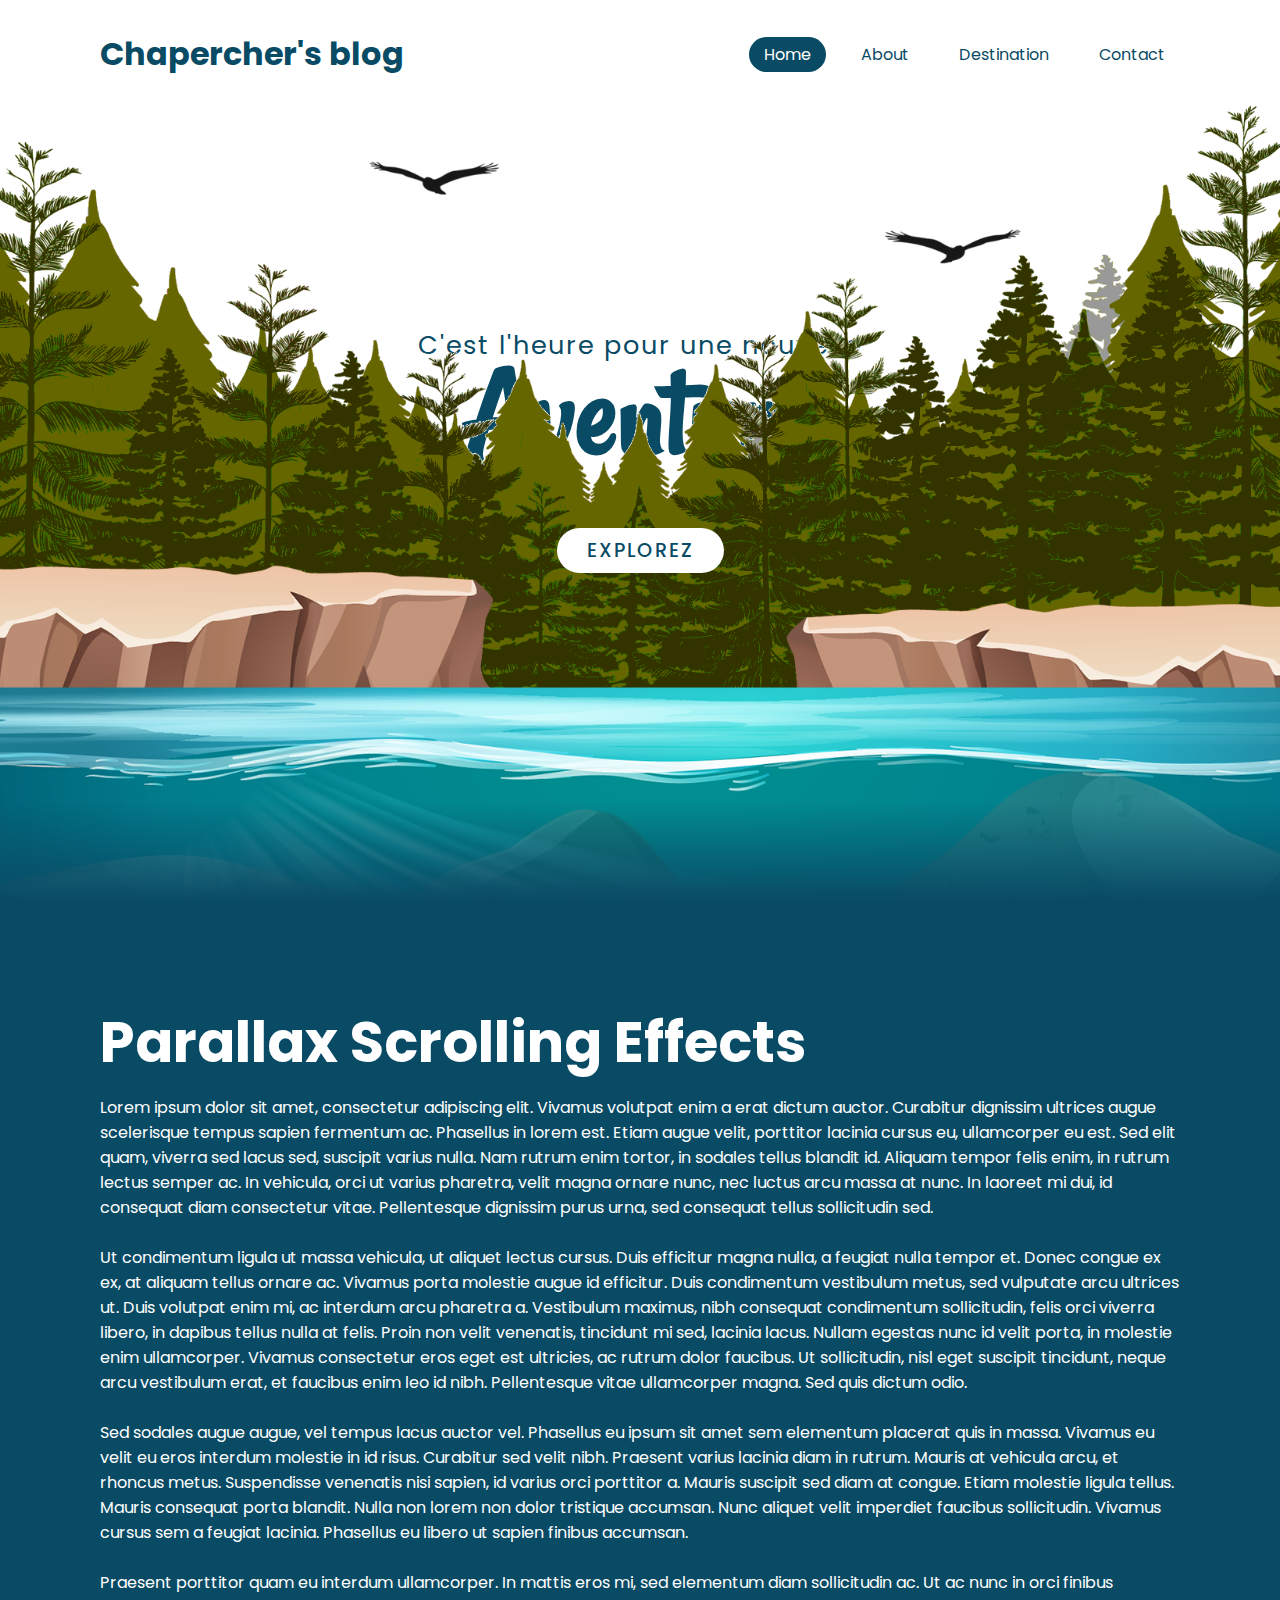
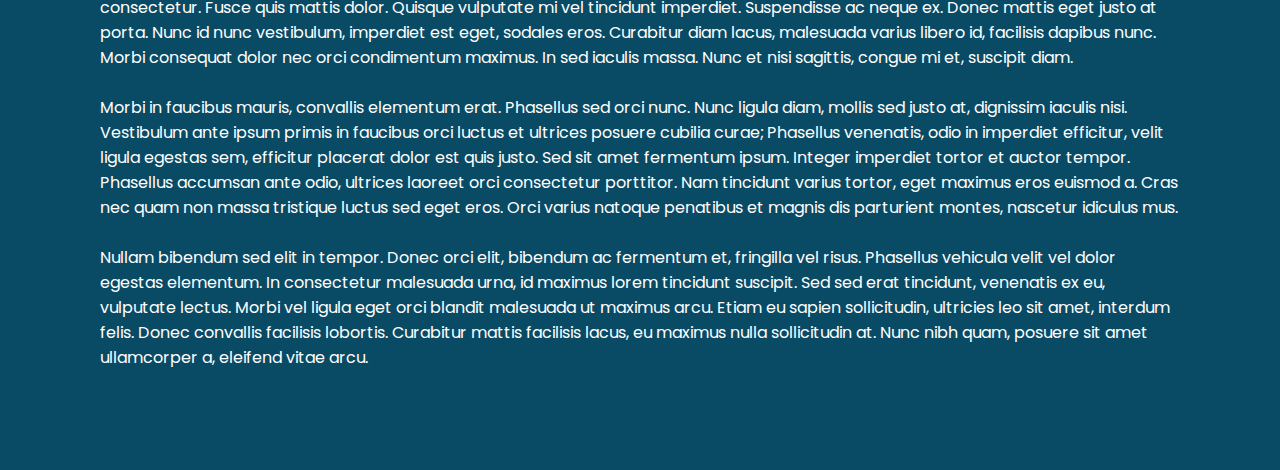
<file: Parallax Scrolling effect/index.html>
<!DOCTYPE html>
<html lang="en">
<head>
	<meta charset="UTF-8">
	<title>Scrolling parallax website</title>
	<link rel="stylesheet" href="css/style.css">
</head>
<body>
<header id="header">
	<a href="#" class="logo">Chapercher's blog</a>
	<ul>
		<li><a href="#" class="active">Home</a></li>
		<li><a href="#">About</a></li>
		<li><a href="#">Destination</a></li>
		<li><a href="#">Contact</a></li>
	</ul>
</header>
<section>
	<h2 id="text"><span>C'est l'heure pour une nouvelle</span><br>Aventure</h2>
	<img src="src/bird1.png" alt="pioupiou1" id="bird1">
	<img src="src/bird2.png" alt="pioupiou2" id="bird2">
	<img src="src/forest.png" alt="forest" id="forest">
	<a href="page/icon_effect.html" id="btn">Explorez</a>
	<img src="src/rocks.png" alt="rock" id="rock">
	<img src="src/water.png" alt="rock" id="water">
</section>
<div class="sec">
	<h2>Parallax Scrolling Effects</h2>
	<p>Lorem ipsum dolor sit amet, consectetur adipiscing elit. Vivamus volutpat enim a erat dictum auctor. Curabitur dignissim ultrices augue scelerisque tempus sapien fermentum ac. Phasellus in lorem est. Etiam augue velit, porttitor lacinia cursus eu, ullamcorper eu est. Sed elit quam, viverra sed lacus sed, suscipit varius nulla. Nam rutrum enim tortor, in sodales tellus blandit id. Aliquam tempor felis enim, in rutrum lectus semper ac. In vehicula, orci ut varius pharetra, velit magna ornare nunc, nec luctus arcu massa at nunc. In laoreet mi dui, id consequat diam consectetur vitae. Pellentesque dignissim purus urna, sed consequat tellus sollicitudin sed.<br><br>Ut condimentum ligula ut massa vehicula, ut aliquet lectus cursus. Duis efficitur magna nulla, a feugiat nulla tempor et. Donec congue ex ex, at aliquam tellus ornare ac. Vivamus porta molestie augue id efficitur. Duis condimentum vestibulum metus, sed vulputate arcu ultrices ut. Duis volutpat enim mi, ac interdum arcu pharetra a. Vestibulum maximus, nibh consequat condimentum sollicitudin, felis orci viverra libero, in dapibus tellus nulla at felis. Proin non velit venenatis, tincidunt mi sed, lacinia lacus. Nullam egestas nunc id velit porta, in molestie enim ullamcorper. Vivamus consectetur eros eget est ultricies, ac rutrum dolor faucibus. Ut sollicitudin, nisl eget suscipit tincidunt, neque arcu vestibulum erat, et faucibus enim leo id nibh. Pellentesque vitae ullamcorper magna. Sed quis dictum odio.<br><br>Sed sodales augue augue, vel tempus lacus auctor vel. Phasellus eu ipsum sit amet sem elementum placerat quis in massa. Vivamus eu velit eu eros interdum molestie in id risus. Curabitur sed velit nibh. Praesent varius lacinia diam in rutrum. Mauris at vehicula arcu, et rhoncus metus. Suspendisse venenatis nisi sapien, id varius orci porttitor a. Mauris suscipit sed diam at congue. Etiam molestie ligula tellus. Mauris consequat porta blandit. Nulla non lorem non dolor tristique accumsan. Nunc aliquet velit imperdiet faucibus sollicitudin. Vivamus cursus sem a feugiat lacinia. Phasellus eu libero ut sapien finibus accumsan.<br><br>Praesent porttitor quam eu interdum ullamcorper. In mattis eros mi, sed elementum diam sollicitudin ac. Ut ac nunc in orci finibus consectetur. Fusce quis mattis dolor. Quisque vulputate mi vel tincidunt imperdiet. Suspendisse ac neque ex. Donec mattis eget justo at porta. Nunc id nunc vestibulum, imperdiet est eget, sodales eros. Curabitur diam lacus, malesuada varius libero id, facilisis dapibus nunc. Morbi consequat dolor nec orci condimentum maximus. In sed iaculis massa. Nunc et nisi sagittis, congue mi et, suscipit diam.<br><br>Morbi in faucibus mauris, convallis elementum erat. Phasellus sed orci nunc. Nunc ligula diam, mollis sed justo at, dignissim iaculis nisi. Vestibulum ante ipsum primis in faucibus orci luctus et ultrices posuere cubilia curae; Phasellus venenatis, odio in imperdiet efficitur, velit ligula egestas sem, efficitur placerat dolor est quis justo. Sed sit amet fermentum ipsum. Integer imperdiet tortor et auctor tempor. Phasellus accumsan ante odio, ultrices laoreet orci consectetur porttitor. Nam tincidunt varius tortor, eget maximus eros euismod a. Cras nec quam non massa tristique luctus sed eget eros. Orci varius natoque penatibus et magnis dis parturient montes, nascetur idiculus mus.<br><br>Nullam bibendum sed elit in tempor. Donec orci elit, bibendum ac fermentum et, fringilla vel risus. Phasellus vehicula velit vel dolor egestas elementum. In consectetur malesuada urna, id maximus lorem tincidunt suscipit. Sed sed erat tincidunt, venenatis ex eu, vulputate lectus. Morbi vel ligula eget orci blandit malesuada ut maximus arcu. Etiam eu sapien sollicitudin, ultricies leo sit amet, interdum felis. Donec convallis facilisis lobortis. Curabitur mattis facilisis lacus, eu maximus nulla sollicitudin at. Nunc nibh quam, posuere sit amet ullamcorper a, eleifend vitae arcu.</p>
</div>
<script>
	let text = document.getElementById('text');
	let bird1 = document.getElementById('bird1');
	let bird2 = document.getElementById('bird2');
	let btn = document.getElementById('btn');
	let rock = document.getElementById('rock');
	let forest = document.getElementById('forest');
	let water = document.getElementById('water');
	let header = document.getElementById('header');

	window.addEventListener('scroll', function (){
		let value = window.scrollY;

		text.style.top = 50 + value * -0.5 + '%';
		bird1.style.top = value * -1.5 + 'px';
		bird1.style.left = value * 2 + 'px';
		bird2.style.top = value * -1.5 + 'px';
		bird2.style.left = value * -5 + 'px';
		btn.style.marginTop = value * 1.5 + 'px';
		rock.style.top = value * -.12 + 'px';
		forest.style.top = value * .25 + 'px';
		header.style.top = value * .5 + 'px';
	})
</script>
</body>
</html>
</file>
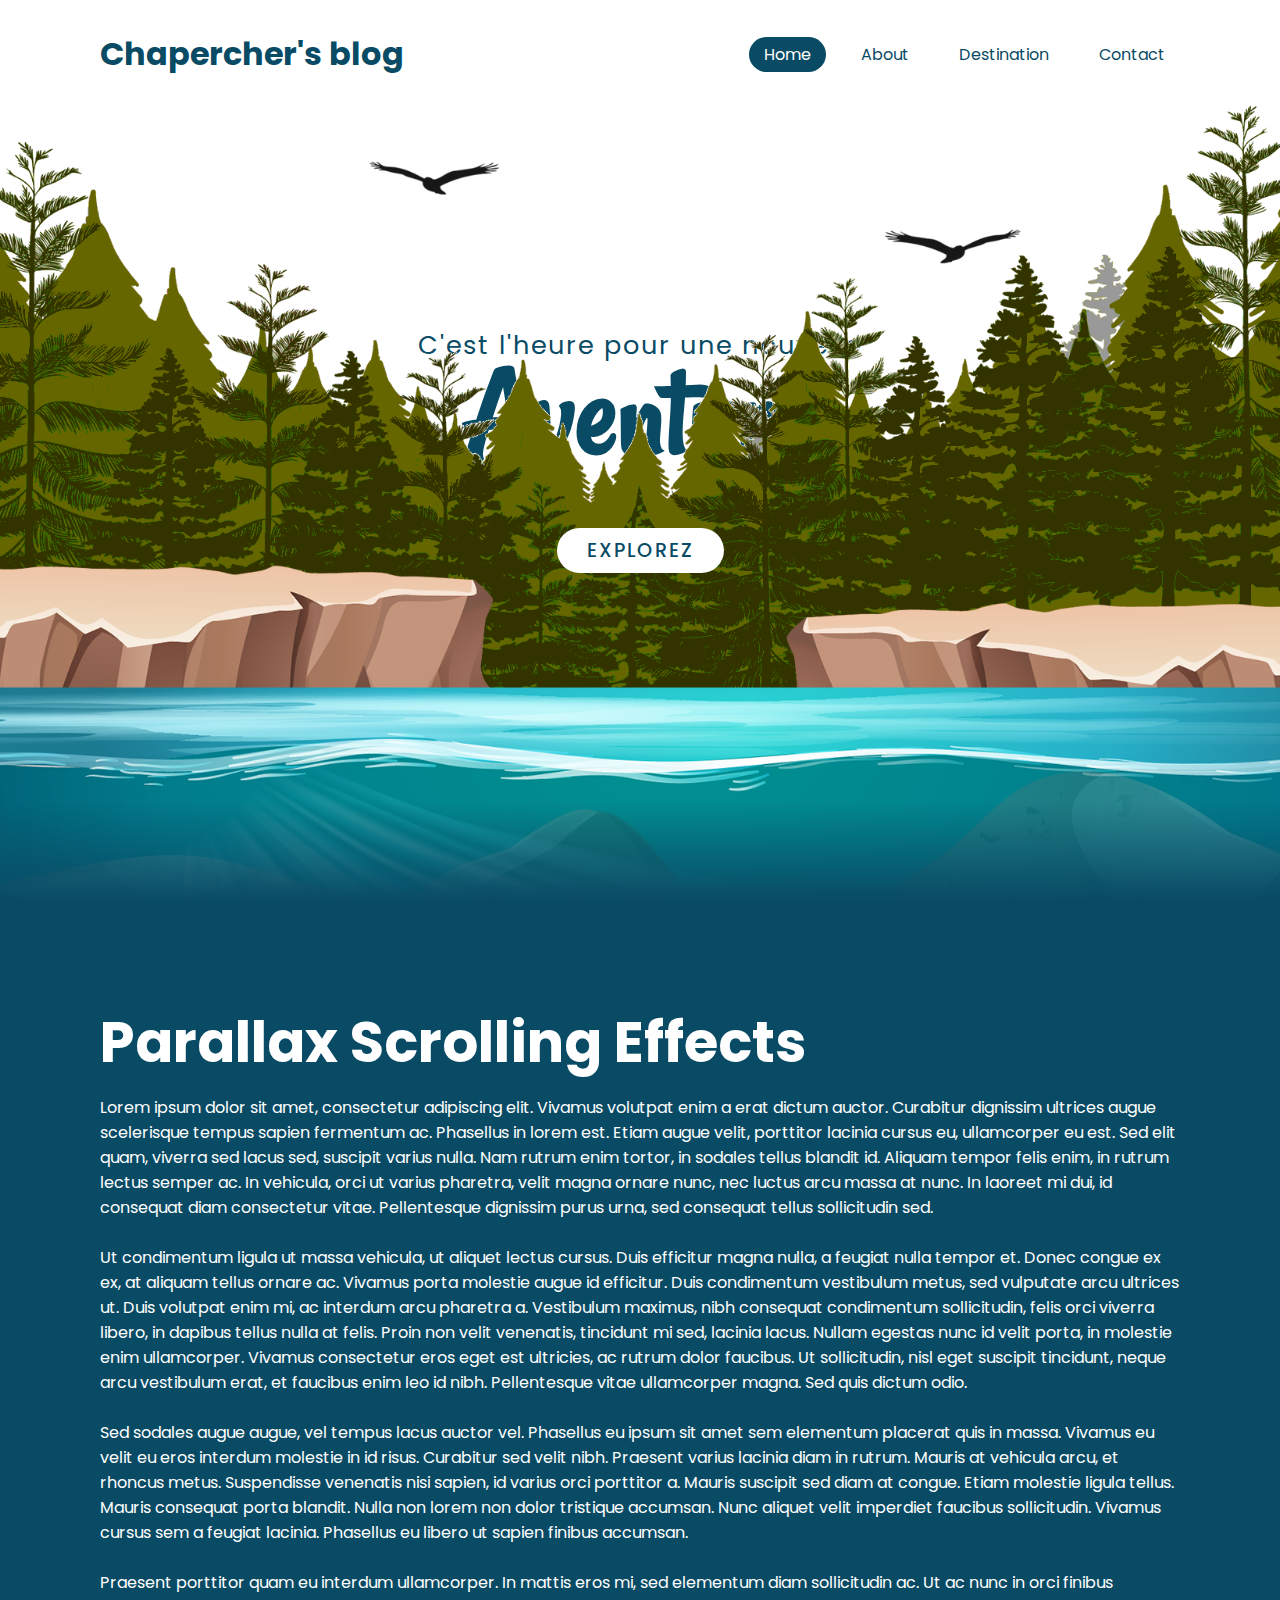
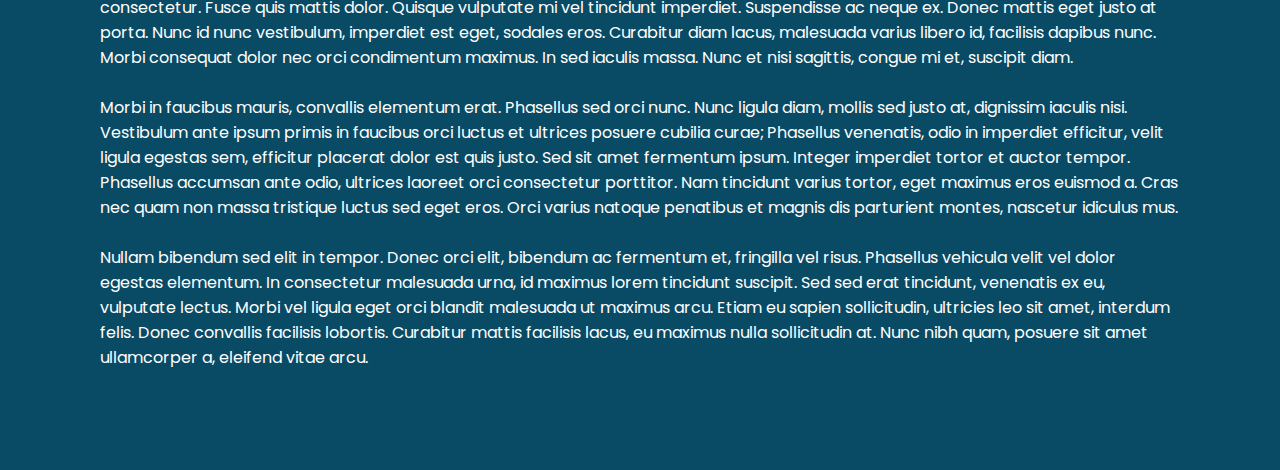
<file: parallax_scrolling_effect/index.html>
<!DOCTYPE html>
<html lang="en">
<head>
	<meta charset="UTF-8">
	<title>Scrolling parallax website</title>
	<link rel="stylesheet" href="css/style.css">
</head>
<body>
<header id="header">
	<a href="index.html" class="logo">Chapercher's blog</a>
	<ul>
		<li><a href="index.html" class="active">Home</a></li>
		<li><a href="#">About</a></li>
		<li><a href="page/carrefour.html">Destination</a></li>
		<li><a href="#">Contact</a></li>
	</ul>
</header>
<section>
	<h2 id="text"><span>C'est l'heure pour une nouvelle</span><br>Aventure</h2>
	<img src="src/bird1.png" alt="pioupiou1" id="bird1">
	<img src="src/bird2.png" alt="pioupiou2" id="bird2">
	<img src="src/forest.png" alt="forest" id="forest">
	<a href="page/carrefour.html" id="btn">Explorez</a>
	<img src="src/rocks.png" alt="rock" id="rock">
	<img src="src/water.png" alt="rock" id="water">
</section>
<div class="sec">
	<h2>Parallax Scrolling Effects</h2>
	<p>Lorem ipsum dolor sit amet, consectetur adipiscing elit. Vivamus volutpat enim a erat dictum auctor. Curabitur dignissim ultrices augue scelerisque tempus sapien fermentum ac. Phasellus in lorem est. Etiam augue velit, porttitor lacinia cursus eu, ullamcorper eu est. Sed elit quam, viverra sed lacus sed, suscipit varius nulla. Nam rutrum enim tortor, in sodales tellus blandit id. Aliquam tempor felis enim, in rutrum lectus semper ac. In vehicula, orci ut varius pharetra, velit magna ornare nunc, nec luctus arcu massa at nunc. In laoreet mi dui, id consequat diam consectetur vitae. Pellentesque dignissim purus urna, sed consequat tellus sollicitudin sed.<br><br>Ut condimentum ligula ut massa vehicula, ut aliquet lectus cursus. Duis efficitur magna nulla, a feugiat nulla tempor et. Donec congue ex ex, at aliquam tellus ornare ac. Vivamus porta molestie augue id efficitur. Duis condimentum vestibulum metus, sed vulputate arcu ultrices ut. Duis volutpat enim mi, ac interdum arcu pharetra a. Vestibulum maximus, nibh consequat condimentum sollicitudin, felis orci viverra libero, in dapibus tellus nulla at felis. Proin non velit venenatis, tincidunt mi sed, lacinia lacus. Nullam egestas nunc id velit porta, in molestie enim ullamcorper. Vivamus consectetur eros eget est ultricies, ac rutrum dolor faucibus. Ut sollicitudin, nisl eget suscipit tincidunt, neque arcu vestibulum erat, et faucibus enim leo id nibh. Pellentesque vitae ullamcorper magna. Sed quis dictum odio.<br><br>Sed sodales augue augue, vel tempus lacus auctor vel. Phasellus eu ipsum sit amet sem elementum placerat quis in massa. Vivamus eu velit eu eros interdum molestie in id risus. Curabitur sed velit nibh. Praesent varius lacinia diam in rutrum. Mauris at vehicula arcu, et rhoncus metus. Suspendisse venenatis nisi sapien, id varius orci porttitor a. Mauris suscipit sed diam at congue. Etiam molestie ligula tellus. Mauris consequat porta blandit. Nulla non lorem non dolor tristique accumsan. Nunc aliquet velit imperdiet faucibus sollicitudin. Vivamus cursus sem a feugiat lacinia. Phasellus eu libero ut sapien finibus accumsan.<br><br>Praesent porttitor quam eu interdum ullamcorper. In mattis eros mi, sed elementum diam sollicitudin ac. Ut ac nunc in orci finibus consectetur. Fusce quis mattis dolor. Quisque vulputate mi vel tincidunt imperdiet. Suspendisse ac neque ex. Donec mattis eget justo at porta. Nunc id nunc vestibulum, imperdiet est eget, sodales eros. Curabitur diam lacus, malesuada varius libero id, facilisis dapibus nunc. Morbi consequat dolor nec orci condimentum maximus. In sed iaculis massa. Nunc et nisi sagittis, congue mi et, suscipit diam.<br><br>Morbi in faucibus mauris, convallis elementum erat. Phasellus sed orci nunc. Nunc ligula diam, mollis sed justo at, dignissim iaculis nisi. Vestibulum ante ipsum primis in faucibus orci luctus et ultrices posuere cubilia curae; Phasellus venenatis, odio in imperdiet efficitur, velit ligula egestas sem, efficitur placerat dolor est quis justo. Sed sit amet fermentum ipsum. Integer imperdiet tortor et auctor tempor. Phasellus accumsan ante odio, ultrices laoreet orci consectetur porttitor. Nam tincidunt varius tortor, eget maximus eros euismod a. Cras nec quam non massa tristique luctus sed eget eros. Orci varius natoque penatibus et magnis dis parturient montes, nascetur idiculus mus.<br><br>Nullam bibendum sed elit in tempor. Donec orci elit, bibendum ac fermentum et, fringilla vel risus. Phasellus vehicula velit vel dolor egestas elementum. In consectetur malesuada urna, id maximus lorem tincidunt suscipit. Sed sed erat tincidunt, venenatis ex eu, vulputate lectus. Morbi vel ligula eget orci blandit malesuada ut maximus arcu. Etiam eu sapien sollicitudin, ultricies leo sit amet, interdum felis. Donec convallis facilisis lobortis. Curabitur mattis facilisis lacus, eu maximus nulla sollicitudin at. Nunc nibh quam, posuere sit amet ullamcorper a, eleifend vitae arcu.</p>
</div>
<script>
	let text = document.getElementById('text');
	let bird1 = document.getElementById('bird1');
	let bird2 = document.getElementById('bird2');
	let btn = document.getElementById('btn');
	let rock = document.getElementById('rock');
	let forest = document.getElementById('forest');
	let water = document.getElementById('water');
	let header = document.getElementById('header');

	window.addEventListener('scroll', function (){
		let value = window.scrollY;

		text.style.top = 50 + value * -0.5 + '%';
		bird1.style.top = value * -1.5 + 'px';
		bird1.style.left = value * 2 + 'px';
		bird2.style.top = value * -1.5 + 'px';
		bird2.style.left = value * -5 + 'px';
		btn.style.marginTop = value * 1.5 + 'px';
		rock.style.top = value * -.12 + 'px';
		forest.style.top = value * .25 + 'px';
		header.style.top = value * .5 + 'px';
	})
</script>
</body>
</html>
</file>
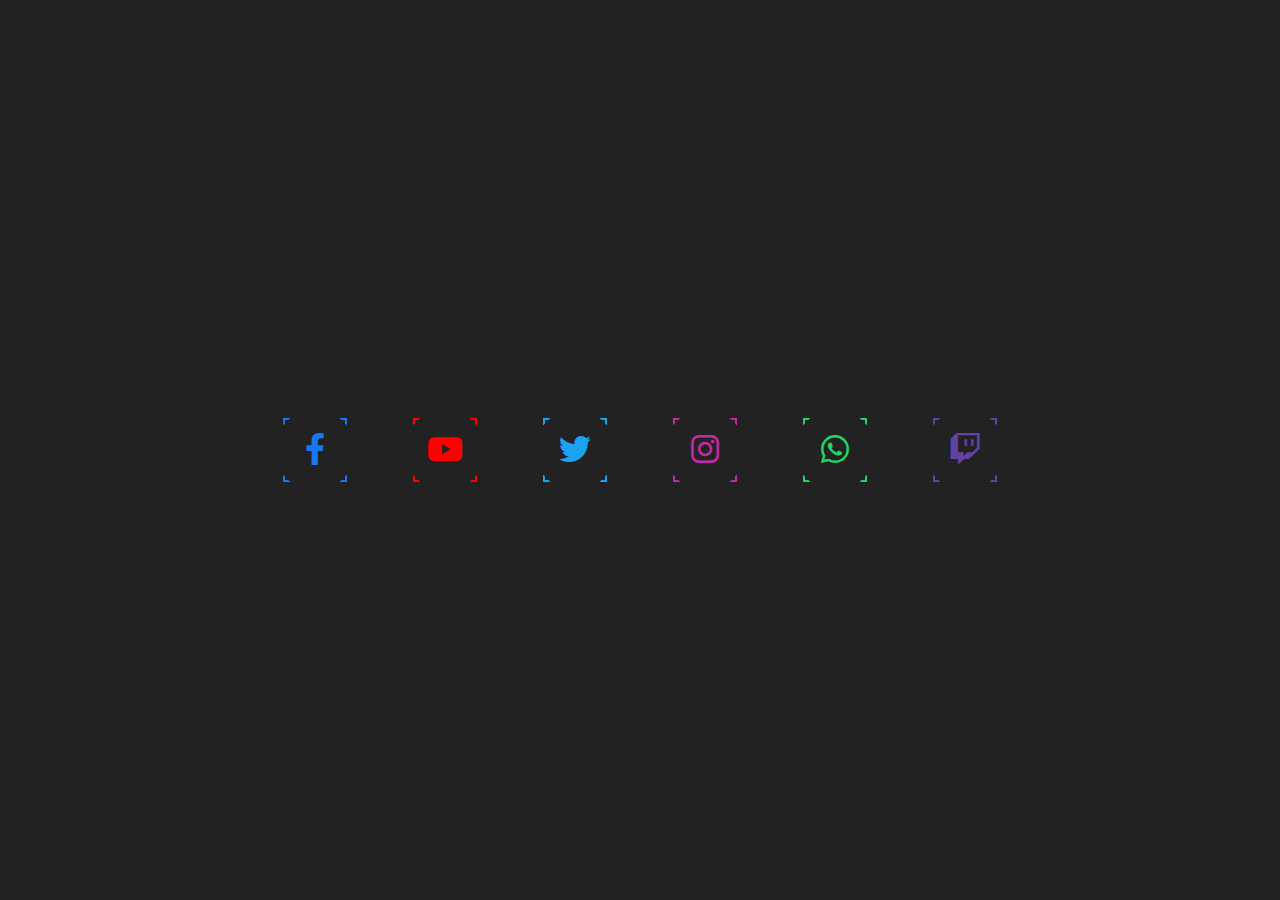
<file: Parallax Scrolling effect/page/icon_effect.html>
<!DOCTYPE html>
<html lang="fr">
<head>
	<meta charset="utf-8">
	<title>CSS Creative Icon Hover Effects</title>
	<link rel="stylesheet" href="https://cdnjs.cloudflare.com/ajax/libs/font-awesome/6.0.0/css/all.min.css" integrity="sha512-9usAa10IRO0HhonpyAIVpjrylPvoDwiPUiKdWk5t3PyolY1cOd4DSE0Ga+ri4AuTroPR5aQvXU9xC6qOPnzFeg==" crossorigin="anonymous" referrerpolicy="no-referrer" />
	<link rel="stylesheet" href="../css/icon_effect.css">
</head>
<body>
<ul>
	<li style="--clr:#1877f2;">
		<a href="#"><i class="fa-brands fa-facebook-f"></i></a>
	</li>
	<li style="--clr:#ff0000;">
		<a href="#"><i class="fa-brands fa-youtube"></i></a>
	</li>
	<li style="--clr:#1da1f2;">
		<a href="#"><i class="fa-brands fa-twitter"></i></a>
	</li>
	<li style="--clr:#c32aa3;">
		<a href="#"><i class="fa-brands fa-instagram"></i></a>
	</li>
	<li style="--clr:#25d366;">
		<a href="#"><i class="fa-brands fa-whatsapp"></i></a>
	</li>
	<li style="--clr:#6441a5;">
		<a href="#"><i class="fa-brands fa-twitch"></i></i></a>
	</li>
</ul>
</body>
</html>
</file>
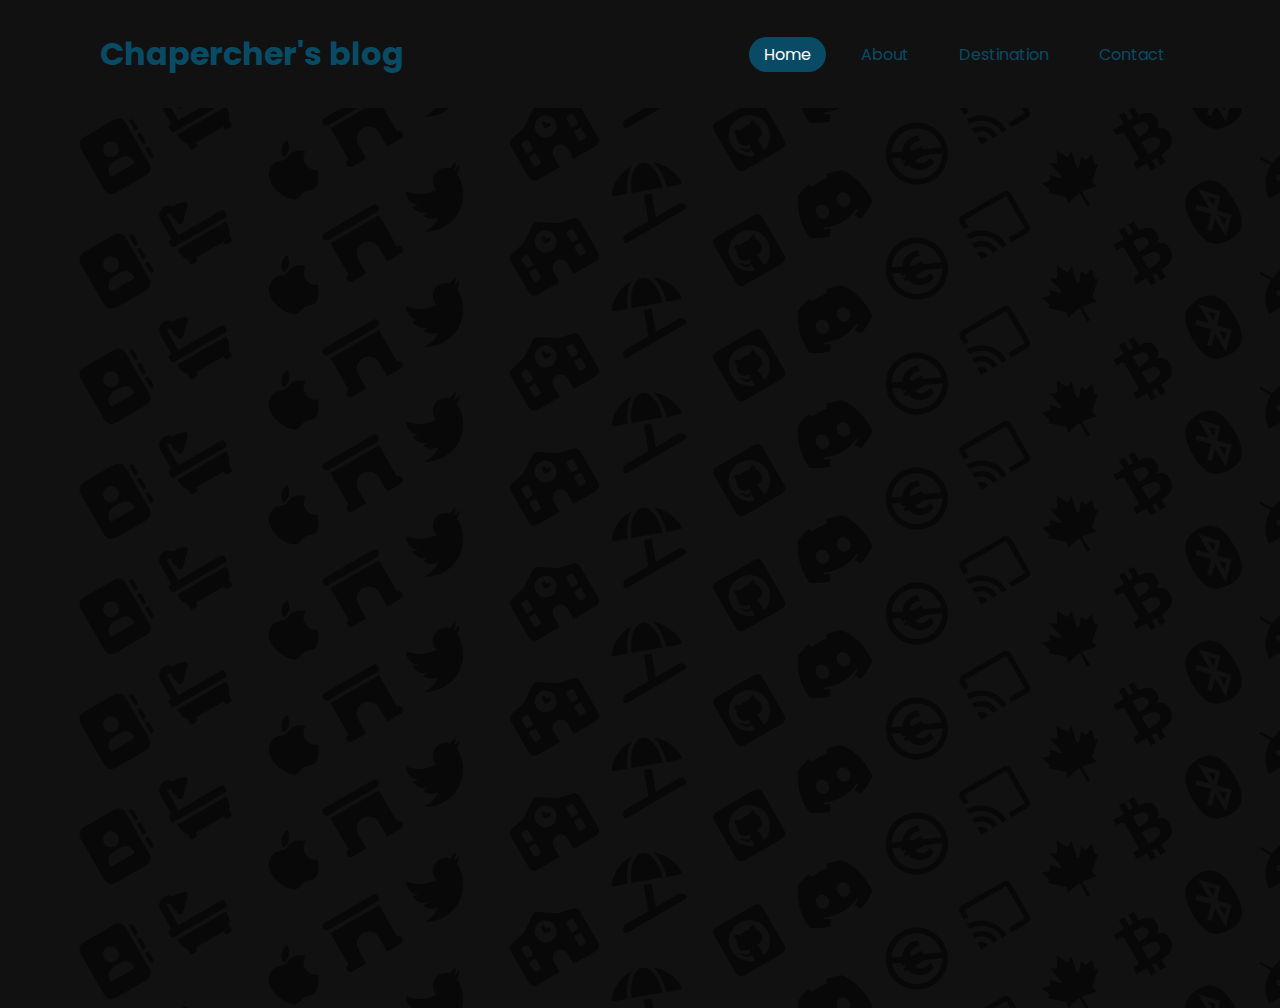
<file: parallax_scrolling_effect/page/background_effect.html>
<!DOCTYPE html>
<html lang="en">
<head>
	<meta name="viewport" content="width=device-width, initial-scale=1.0">
	<meta charset="UTF-8">
	<title>Background animation effect</title>
	<link rel="stylesheet" href="https://cdnjs.cloudflare.com/ajax/libs/font-awesome/6.0.0/css/all.min.css" integrity="sha512-9usAa10IRO0HhonpyAIVpjrylPvoDwiPUiKdWk5t3PyolY1cOd4DSE0Ga+ri4AuTroPR5aQvXU9xC6qOPnzFeg==" crossorigin="anonymous" referrerpolicy="no-referrer"/>
	<link rel="stylesheet" href="../css/background-effect.css">
</head>
<body>
<header id="header">
	<a href="../index.html" class="logo">Chapercher's blog</a>
	<ul>
		<li><a href="../index.html" class="active">Home</a></li>
		<li><a href="#">About</a></li>
		<li><a href="carrefour.html">Destination</a></li>
		<li><a href="#">Contact</a></li>
	</ul>
</header>
<section>
	<div class="row">
		<div>
			<i class="fa-solid fa-address-book"></i>
			<i class="fa-solid fa-bath"></i>
			<i class="fa-solid fa-alien-8bit"></i>
			<i class="fa-brands fa-apple"></i>
			<i class="fa-solid fa-archway"></i>
			<i class="fa-brands fa-twitter"></i>
			<i class="fa-solid fa-snooze"></i>
			<i class="fa-solid fa-school"></i>
			<i class="fa-solid fa-umbrella-beach"></i>
			<i class="fa-solid fa-cactus"></i>
			<i class="fa-brands fa-github-square"></i>
			<i class="fa-brands fa-discord"></i>
			<i class="fa-brands fa-creative-commons-nc-eu"></i>
			<i class="fa-brands fa-chromecast"></i>
			<i class="fa-brands fa-canadian-maple-leaf"></i>
			<i class="fa-brands fa-btc"></i>
			<i class="fa-brands fa-bluetooth"></i>
			<i class="fa-brands fa-android"></i>
			<i class="fa-brands fa-airbnb"></i>
			<i class="fa-brands fa-amazon"></i>
		</div>
		<div>
			<i class="fa-solid fa-address-book"></i>
			<i class="fa-solid fa-bath"></i>
			<i class="fa-solid fa-alien-8bit"></i>
			<i class="fa-brands fa-apple"></i>
			<i class="fa-solid fa-archway"></i>
			<i class="fa-brands fa-twitter"></i>
			<i class="fa-solid fa-snooze"></i>
			<i class="fa-solid fa-school"></i>
			<i class="fa-solid fa-umbrella-beach"></i>
			<i class="fa-solid fa-cactus"></i>
			<i class="fa-brands fa-github-square"></i>
			<i class="fa-brands fa-discord"></i>
			<i class="fa-brands fa-creative-commons-nc-eu"></i>
			<i class="fa-brands fa-chromecast"></i>
			<i class="fa-brands fa-canadian-maple-leaf"></i>
			<i class="fa-brands fa-btc"></i>
			<i class="fa-brands fa-bluetooth"></i>
			<i class="fa-brands fa-android"></i>
			<i class="fa-brands fa-airbnb"></i>
			<i class="fa-brands fa-amazon"></i>
		</div>
	</div>
	<div class="row">
		<div>
			<i class="fa-solid fa-address-book"></i>
			<i class="fa-solid fa-bath"></i>
			<i class="fa-solid fa-alien-8bit"></i>
			<i class="fa-brands fa-apple"></i>
			<i class="fa-solid fa-archway"></i>
			<i class="fa-brands fa-twitter"></i>
			<i class="fa-solid fa-snooze"></i>
			<i class="fa-solid fa-school"></i>
			<i class="fa-solid fa-umbrella-beach"></i>
			<i class="fa-solid fa-cactus"></i>
			<i class="fa-brands fa-github-square"></i>
			<i class="fa-brands fa-discord"></i>
			<i class="fa-brands fa-creative-commons-nc-eu"></i>
			<i class="fa-brands fa-chromecast"></i>
			<i class="fa-brands fa-canadian-maple-leaf"></i>
			<i class="fa-brands fa-btc"></i>
			<i class="fa-brands fa-bluetooth"></i>
			<i class="fa-brands fa-android"></i>
			<i class="fa-brands fa-airbnb"></i>
			<i class="fa-brands fa-amazon"></i>
		</div>
		<div>
			<i class="fa-solid fa-address-book"></i>
			<i class="fa-solid fa-bath"></i>
			<i class="fa-solid fa-alien-8bit"></i>
			<i class="fa-brands fa-apple"></i>
			<i class="fa-solid fa-archway"></i>
			<i class="fa-brands fa-twitter"></i>
			<i class="fa-solid fa-snooze"></i>
			<i class="fa-solid fa-school"></i>
			<i class="fa-solid fa-umbrella-beach"></i>
			<i class="fa-solid fa-cactus"></i>
			<i class="fa-brands fa-github-square"></i>
			<i class="fa-brands fa-discord"></i>
			<i class="fa-brands fa-creative-commons-nc-eu"></i>
			<i class="fa-brands fa-chromecast"></i>
			<i class="fa-brands fa-canadian-maple-leaf"></i>
			<i class="fa-brands fa-btc"></i>
			<i class="fa-brands fa-bluetooth"></i>
			<i class="fa-brands fa-android"></i>
			<i class="fa-brands fa-airbnb"></i>
			<i class="fa-brands fa-amazon"></i>
		</div>
	</div>
	<div class="row">
		<div>
			<i class="fa-solid fa-address-book"></i>
			<i class="fa-solid fa-bath"></i>
			<i class="fa-solid fa-alien-8bit"></i>
			<i class="fa-brands fa-apple"></i>
			<i class="fa-solid fa-archway"></i>
			<i class="fa-brands fa-twitter"></i>
			<i class="fa-solid fa-snooze"></i>
			<i class="fa-solid fa-school"></i>
			<i class="fa-solid fa-umbrella-beach"></i>
			<i class="fa-solid fa-cactus"></i>
			<i class="fa-brands fa-github-square"></i>
			<i class="fa-brands fa-discord"></i>
			<i class="fa-brands fa-creative-commons-nc-eu"></i>
			<i class="fa-brands fa-chromecast"></i>
			<i class="fa-brands fa-canadian-maple-leaf"></i>
			<i class="fa-brands fa-btc"></i>
			<i class="fa-brands fa-bluetooth"></i>
			<i class="fa-brands fa-android"></i>
			<i class="fa-brands fa-airbnb"></i>
			<i class="fa-brands fa-amazon"></i>
		</div>
		<div>
			<i class="fa-solid fa-address-book"></i>
			<i class="fa-solid fa-bath"></i>
			<i class="fa-solid fa-alien-8bit"></i>
			<i class="fa-brands fa-apple"></i>
			<i class="fa-solid fa-archway"></i>
			<i class="fa-brands fa-twitter"></i>
			<i class="fa-solid fa-snooze"></i>
			<i class="fa-solid fa-school"></i>
			<i class="fa-solid fa-umbrella-beach"></i>
			<i class="fa-solid fa-cactus"></i>
			<i class="fa-brands fa-github-square"></i>
			<i class="fa-brands fa-discord"></i>
			<i class="fa-brands fa-creative-commons-nc-eu"></i>
			<i class="fa-brands fa-chromecast"></i>
			<i class="fa-brands fa-canadian-maple-leaf"></i>
			<i class="fa-brands fa-btc"></i>
			<i class="fa-brands fa-bluetooth"></i>
			<i class="fa-brands fa-android"></i>
			<i class="fa-brands fa-airbnb"></i>
			<i class="fa-brands fa-amazon"></i>
		</div>
	</div>
	<div class="row">
		<div>
			<i class="fa-solid fa-address-book"></i>
			<i class="fa-solid fa-bath"></i>
			<i class="fa-solid fa-alien-8bit"></i>
			<i class="fa-brands fa-apple"></i>
			<i class="fa-solid fa-archway"></i>
			<i class="fa-brands fa-twitter"></i>
			<i class="fa-solid fa-snooze"></i>
			<i class="fa-solid fa-school"></i>
			<i class="fa-solid fa-umbrella-beach"></i>
			<i class="fa-solid fa-cactus"></i>
			<i class="fa-brands fa-github-square"></i>
			<i class="fa-brands fa-discord"></i>
			<i class="fa-brands fa-creative-commons-nc-eu"></i>
			<i class="fa-brands fa-chromecast"></i>
			<i class="fa-brands fa-canadian-maple-leaf"></i>
			<i class="fa-brands fa-btc"></i>
			<i class="fa-brands fa-bluetooth"></i>
			<i class="fa-brands fa-android"></i>
			<i class="fa-brands fa-airbnb"></i>
			<i class="fa-brands fa-amazon"></i>
		</div>
		<div>
			<i class="fa-solid fa-address-book"></i>
			<i class="fa-solid fa-bath"></i>
			<i class="fa-solid fa-alien-8bit"></i>
			<i class="fa-brands fa-apple"></i>
			<i class="fa-solid fa-archway"></i>
			<i class="fa-brands fa-twitter"></i>
			<i class="fa-solid fa-snooze"></i>
			<i class="fa-solid fa-school"></i>
			<i class="fa-solid fa-umbrella-beach"></i>
			<i class="fa-solid fa-cactus"></i>
			<i class="fa-brands fa-github-square"></i>
			<i class="fa-brands fa-discord"></i>
			<i class="fa-brands fa-creative-commons-nc-eu"></i>
			<i class="fa-brands fa-chromecast"></i>
			<i class="fa-brands fa-canadian-maple-leaf"></i>
			<i class="fa-brands fa-btc"></i>
			<i class="fa-brands fa-bluetooth"></i>
			<i class="fa-brands fa-android"></i>
			<i class="fa-brands fa-airbnb"></i>
			<i class="fa-brands fa-amazon"></i>
		</div>
	</div>
	<div class="row">
		<div>
			<i class="fa-solid fa-address-book"></i>
			<i class="fa-solid fa-bath"></i>
			<i class="fa-solid fa-alien-8bit"></i>
			<i class="fa-brands fa-apple"></i>
			<i class="fa-solid fa-archway"></i>
			<i class="fa-brands fa-twitter"></i>
			<i class="fa-solid fa-snooze"></i>
			<i class="fa-solid fa-school"></i>
			<i class="fa-solid fa-umbrella-beach"></i>
			<i class="fa-solid fa-cactus"></i>
			<i class="fa-brands fa-github-square"></i>
			<i class="fa-brands fa-discord"></i>
			<i class="fa-brands fa-creative-commons-nc-eu"></i>
			<i class="fa-brands fa-chromecast"></i>
			<i class="fa-brands fa-canadian-maple-leaf"></i>
			<i class="fa-brands fa-btc"></i>
			<i class="fa-brands fa-bluetooth"></i>
			<i class="fa-brands fa-android"></i>
			<i class="fa-brands fa-airbnb"></i>
			<i class="fa-brands fa-amazon"></i>
		</div>
		<div>
			<i class="fa-solid fa-address-book"></i>
			<i class="fa-solid fa-bath"></i>
			<i class="fa-solid fa-alien-8bit"></i>
			<i class="fa-brands fa-apple"></i>
			<i class="fa-solid fa-archway"></i>
			<i class="fa-brands fa-twitter"></i>
			<i class="fa-solid fa-snooze"></i>
			<i class="fa-solid fa-school"></i>
			<i class="fa-solid fa-umbrella-beach"></i>
			<i class="fa-solid fa-cactus"></i>
			<i class="fa-brands fa-github-square"></i>
			<i class="fa-brands fa-discord"></i>
			<i class="fa-brands fa-creative-commons-nc-eu"></i>
			<i class="fa-brands fa-chromecast"></i>
			<i class="fa-brands fa-canadian-maple-leaf"></i>
			<i class="fa-brands fa-btc"></i>
			<i class="fa-brands fa-bluetooth"></i>
			<i class="fa-brands fa-android"></i>
			<i class="fa-brands fa-airbnb"></i>
			<i class="fa-brands fa-amazon"></i>
		</div>
	</div>
	<div class="row">
		<div>
			<i class="fa-solid fa-address-book"></i>
			<i class="fa-solid fa-bath"></i>
			<i class="fa-solid fa-alien-8bit"></i>
			<i class="fa-brands fa-apple"></i>
			<i class="fa-solid fa-archway"></i>
			<i class="fa-brands fa-twitter"></i>
			<i class="fa-solid fa-snooze"></i>
			<i class="fa-solid fa-school"></i>
			<i class="fa-solid fa-umbrella-beach"></i>
			<i class="fa-solid fa-cactus"></i>
			<i class="fa-brands fa-github-square"></i>
			<i class="fa-brands fa-discord"></i>
			<i class="fa-brands fa-creative-commons-nc-eu"></i>
			<i class="fa-brands fa-chromecast"></i>
			<i class="fa-brands fa-canadian-maple-leaf"></i>
			<i class="fa-brands fa-btc"></i>
			<i class="fa-brands fa-bluetooth"></i>
			<i class="fa-brands fa-android"></i>
			<i class="fa-brands fa-airbnb"></i>
			<i class="fa-brands fa-amazon"></i>
		</div>
		<div>
			<i class="fa-solid fa-address-book"></i>
			<i class="fa-solid fa-bath"></i>
			<i class="fa-solid fa-alien-8bit"></i>
			<i class="fa-brands fa-apple"></i>
			<i class="fa-solid fa-archway"></i>
			<i class="fa-brands fa-twitter"></i>
			<i class="fa-solid fa-snooze"></i>
			<i class="fa-solid fa-school"></i>
			<i class="fa-solid fa-umbrella-beach"></i>
			<i class="fa-solid fa-cactus"></i>
			<i class="fa-brands fa-github-square"></i>
			<i class="fa-brands fa-discord"></i>
			<i class="fa-brands fa-creative-commons-nc-eu"></i>
			<i class="fa-brands fa-chromecast"></i>
			<i class="fa-brands fa-canadian-maple-leaf"></i>
			<i class="fa-brands fa-btc"></i>
			<i class="fa-brands fa-bluetooth"></i>
			<i class="fa-brands fa-android"></i>
			<i class="fa-brands fa-airbnb"></i>
			<i class="fa-brands fa-amazon"></i>
		</div>
	</div>
	<div class="row">
		<div>
			<i class="fa-solid fa-address-book"></i>
			<i class="fa-solid fa-bath"></i>
			<i class="fa-solid fa-alien-8bit"></i>
			<i class="fa-brands fa-apple"></i>
			<i class="fa-solid fa-archway"></i>
			<i class="fa-brands fa-twitter"></i>
			<i class="fa-solid fa-snooze"></i>
			<i class="fa-solid fa-school"></i>
			<i class="fa-solid fa-umbrella-beach"></i>
			<i class="fa-solid fa-cactus"></i>
			<i class="fa-brands fa-github-square"></i>
			<i class="fa-brands fa-discord"></i>
			<i class="fa-brands fa-creative-commons-nc-eu"></i>
			<i class="fa-brands fa-chromecast"></i>
			<i class="fa-brands fa-canadian-maple-leaf"></i>
			<i class="fa-brands fa-btc"></i>
			<i class="fa-brands fa-bluetooth"></i>
			<i class="fa-brands fa-android"></i>
			<i class="fa-brands fa-airbnb"></i>
			<i class="fa-brands fa-amazon"></i>
		</div>
		<div>
			<i class="fa-solid fa-address-book"></i>
			<i class="fa-solid fa-bath"></i>
			<i class="fa-solid fa-alien-8bit"></i>
			<i class="fa-brands fa-apple"></i>
			<i class="fa-solid fa-archway"></i>
			<i class="fa-brands fa-twitter"></i>
			<i class="fa-solid fa-snooze"></i>
			<i class="fa-solid fa-school"></i>
			<i class="fa-solid fa-umbrella-beach"></i>
			<i class="fa-solid fa-cactus"></i>
			<i class="fa-brands fa-github-square"></i>
			<i class="fa-brands fa-discord"></i>
			<i class="fa-brands fa-creative-commons-nc-eu"></i>
			<i class="fa-brands fa-chromecast"></i>
			<i class="fa-brands fa-canadian-maple-leaf"></i>
			<i class="fa-brands fa-btc"></i>
			<i class="fa-brands fa-bluetooth"></i>
			<i class="fa-brands fa-android"></i>
			<i class="fa-brands fa-airbnb"></i>
			<i class="fa-brands fa-amazon"></i>
		</div>
	</div>
	<div class="row">
		<div>
			<i class="fa-solid fa-address-book"></i>
			<i class="fa-solid fa-bath"></i>
			<i class="fa-solid fa-alien-8bit"></i>
			<i class="fa-brands fa-apple"></i>
			<i class="fa-solid fa-archway"></i>
			<i class="fa-brands fa-twitter"></i>
			<i class="fa-solid fa-snooze"></i>
			<i class="fa-solid fa-school"></i>
			<i class="fa-solid fa-umbrella-beach"></i>
			<i class="fa-solid fa-cactus"></i>
			<i class="fa-brands fa-github-square"></i>
			<i class="fa-brands fa-discord"></i>
			<i class="fa-brands fa-creative-commons-nc-eu"></i>
			<i class="fa-brands fa-chromecast"></i>
			<i class="fa-brands fa-canadian-maple-leaf"></i>
			<i class="fa-brands fa-btc"></i>
			<i class="fa-brands fa-bluetooth"></i>
			<i class="fa-brands fa-android"></i>
			<i class="fa-brands fa-airbnb"></i>
			<i class="fa-brands fa-amazon"></i>
		</div>
		<div>
			<i class="fa-solid fa-address-book"></i>
			<i class="fa-solid fa-bath"></i>
			<i class="fa-solid fa-alien-8bit"></i>
			<i class="fa-brands fa-apple"></i>
			<i class="fa-solid fa-archway"></i>
			<i class="fa-brands fa-twitter"></i>
			<i class="fa-solid fa-snooze"></i>
			<i class="fa-solid fa-school"></i>
			<i class="fa-solid fa-umbrella-beach"></i>
			<i class="fa-solid fa-cactus"></i>
			<i class="fa-brands fa-github-square"></i>
			<i class="fa-brands fa-discord"></i>
			<i class="fa-brands fa-creative-commons-nc-eu"></i>
			<i class="fa-brands fa-chromecast"></i>
			<i class="fa-brands fa-canadian-maple-leaf"></i>
			<i class="fa-brands fa-btc"></i>
			<i class="fa-brands fa-bluetooth"></i>
			<i class="fa-brands fa-android"></i>
			<i class="fa-brands fa-airbnb"></i>
			<i class="fa-brands fa-amazon"></i>
		</div>
	</div>
	<div class="row">
		<div>
			<i class="fa-solid fa-address-book"></i>
			<i class="fa-solid fa-bath"></i>
			<i class="fa-solid fa-alien-8bit"></i>
			<i class="fa-brands fa-apple"></i>
			<i class="fa-solid fa-archway"></i>
			<i class="fa-brands fa-twitter"></i>
			<i class="fa-solid fa-snooze"></i>
			<i class="fa-solid fa-school"></i>
			<i class="fa-solid fa-umbrella-beach"></i>
			<i class="fa-solid fa-cactus"></i>
			<i class="fa-brands fa-github-square"></i>
			<i class="fa-brands fa-discord"></i>
			<i class="fa-brands fa-creative-commons-nc-eu"></i>
			<i class="fa-brands fa-chromecast"></i>
			<i class="fa-brands fa-canadian-maple-leaf"></i>
			<i class="fa-brands fa-btc"></i>
			<i class="fa-brands fa-bluetooth"></i>
			<i class="fa-brands fa-android"></i>
			<i class="fa-brands fa-airbnb"></i>
			<i class="fa-brands fa-amazon"></i>
		</div>
		<div>
			<i class="fa-solid fa-address-book"></i>
			<i class="fa-solid fa-bath"></i>
			<i class="fa-solid fa-alien-8bit"></i>
			<i class="fa-brands fa-apple"></i>
			<i class="fa-solid fa-archway"></i>
			<i class="fa-brands fa-twitter"></i>
			<i class="fa-solid fa-snooze"></i>
			<i class="fa-solid fa-school"></i>
			<i class="fa-solid fa-umbrella-beach"></i>
			<i class="fa-solid fa-cactus"></i>
			<i class="fa-brands fa-github-square"></i>
			<i class="fa-brands fa-discord"></i>
			<i class="fa-brands fa-creative-commons-nc-eu"></i>
			<i class="fa-brands fa-chromecast"></i>
			<i class="fa-brands fa-canadian-maple-leaf"></i>
			<i class="fa-brands fa-btc"></i>
			<i class="fa-brands fa-bluetooth"></i>
			<i class="fa-brands fa-android"></i>
			<i class="fa-brands fa-airbnb"></i>
			<i class="fa-brands fa-amazon"></i>
		</div>
	</div>
	<div class="row">
		<div>
			<i class="fa-solid fa-address-book"></i>
			<i class="fa-solid fa-bath"></i>
			<i class="fa-solid fa-alien-8bit"></i>
			<i class="fa-brands fa-apple"></i>
			<i class="fa-solid fa-archway"></i>
			<i class="fa-brands fa-twitter"></i>
			<i class="fa-solid fa-snooze"></i>
			<i class="fa-solid fa-school"></i>
			<i class="fa-solid fa-umbrella-beach"></i>
			<i class="fa-solid fa-cactus"></i>
			<i class="fa-brands fa-github-square"></i>
			<i class="fa-brands fa-discord"></i>
			<i class="fa-brands fa-creative-commons-nc-eu"></i>
			<i class="fa-brands fa-chromecast"></i>
			<i class="fa-brands fa-canadian-maple-leaf"></i>
			<i class="fa-brands fa-btc"></i>
			<i class="fa-brands fa-bluetooth"></i>
			<i class="fa-brands fa-android"></i>
			<i class="fa-brands fa-airbnb"></i>
			<i class="fa-brands fa-amazon"></i>
		</div>
		<div>
			<i class="fa-solid fa-address-book"></i>
			<i class="fa-solid fa-bath"></i>
			<i class="fa-solid fa-alien-8bit"></i>
			<i class="fa-brands fa-apple"></i>
			<i class="fa-solid fa-archway"></i>
			<i class="fa-brands fa-twitter"></i>
			<i class="fa-solid fa-snooze"></i>
			<i class="fa-solid fa-school"></i>
			<i class="fa-solid fa-umbrella-beach"></i>
			<i class="fa-solid fa-cactus"></i>
			<i class="fa-brands fa-github-square"></i>
			<i class="fa-brands fa-discord"></i>
			<i class="fa-brands fa-creative-commons-nc-eu"></i>
			<i class="fa-brands fa-chromecast"></i>
			<i class="fa-brands fa-canadian-maple-leaf"></i>
			<i class="fa-brands fa-btc"></i>
			<i class="fa-brands fa-bluetooth"></i>
			<i class="fa-brands fa-android"></i>
			<i class="fa-brands fa-airbnb"></i>
			<i class="fa-brands fa-amazon"></i>
		</div>
	</div>
	<div class="row">
		<div>
			<i class="fa-solid fa-address-book"></i>
			<i class="fa-solid fa-bath"></i>
			<i class="fa-solid fa-alien-8bit"></i>
			<i class="fa-brands fa-apple"></i>
			<i class="fa-solid fa-archway"></i>
			<i class="fa-brands fa-twitter"></i>
			<i class="fa-solid fa-snooze"></i>
			<i class="fa-solid fa-school"></i>
			<i class="fa-solid fa-umbrella-beach"></i>
			<i class="fa-solid fa-cactus"></i>
			<i class="fa-brands fa-github-square"></i>
			<i class="fa-brands fa-discord"></i>
			<i class="fa-brands fa-creative-commons-nc-eu"></i>
			<i class="fa-brands fa-chromecast"></i>
			<i class="fa-brands fa-canadian-maple-leaf"></i>
			<i class="fa-brands fa-btc"></i>
			<i class="fa-brands fa-bluetooth"></i>
			<i class="fa-brands fa-android"></i>
			<i class="fa-brands fa-airbnb"></i>
			<i class="fa-brands fa-amazon"></i>
		</div>
		<div>
			<i class="fa-solid fa-address-book"></i>
			<i class="fa-solid fa-bath"></i>
			<i class="fa-solid fa-alien-8bit"></i>
			<i class="fa-brands fa-apple"></i>
			<i class="fa-solid fa-archway"></i>
			<i class="fa-brands fa-twitter"></i>
			<i class="fa-solid fa-snooze"></i>
			<i class="fa-solid fa-school"></i>
			<i class="fa-solid fa-umbrella-beach"></i>
			<i class="fa-solid fa-cactus"></i>
			<i class="fa-brands fa-github-square"></i>
			<i class="fa-brands fa-discord"></i>
			<i class="fa-brands fa-creative-commons-nc-eu"></i>
			<i class="fa-brands fa-chromecast"></i>
			<i class="fa-brands fa-canadian-maple-leaf"></i>
			<i class="fa-brands fa-btc"></i>
			<i class="fa-brands fa-bluetooth"></i>
			<i class="fa-brands fa-android"></i>
			<i class="fa-brands fa-airbnb"></i>
			<i class="fa-brands fa-amazon"></i>
		</div>
	</div>
	<div class="row">
		<div>
			<i class="fa-solid fa-address-book"></i>
			<i class="fa-solid fa-bath"></i>
			<i class="fa-solid fa-alien-8bit"></i>
			<i class="fa-brands fa-apple"></i>
			<i class="fa-solid fa-archway"></i>
			<i class="fa-brands fa-twitter"></i>
			<i class="fa-solid fa-snooze"></i>
			<i class="fa-solid fa-school"></i>
			<i class="fa-solid fa-umbrella-beach"></i>
			<i class="fa-solid fa-cactus"></i>
			<i class="fa-brands fa-github-square"></i>
			<i class="fa-brands fa-discord"></i>
			<i class="fa-brands fa-creative-commons-nc-eu"></i>
			<i class="fa-brands fa-chromecast"></i>
			<i class="fa-brands fa-canadian-maple-leaf"></i>
			<i class="fa-brands fa-btc"></i>
			<i class="fa-brands fa-bluetooth"></i>
			<i class="fa-brands fa-android"></i>
			<i class="fa-brands fa-airbnb"></i>
			<i class="fa-brands fa-amazon"></i>
		</div>
		<div>
			<i class="fa-solid fa-address-book"></i>
			<i class="fa-solid fa-bath"></i>
			<i class="fa-solid fa-alien-8bit"></i>
			<i class="fa-brands fa-apple"></i>
			<i class="fa-solid fa-archway"></i>
			<i class="fa-brands fa-twitter"></i>
			<i class="fa-solid fa-snooze"></i>
			<i class="fa-solid fa-school"></i>
			<i class="fa-solid fa-umbrella-beach"></i>
			<i class="fa-solid fa-cactus"></i>
			<i class="fa-brands fa-github-square"></i>
			<i class="fa-brands fa-discord"></i>
			<i class="fa-brands fa-creative-commons-nc-eu"></i>
			<i class="fa-brands fa-chromecast"></i>
			<i class="fa-brands fa-canadian-maple-leaf"></i>
			<i class="fa-brands fa-btc"></i>
			<i class="fa-brands fa-bluetooth"></i>
			<i class="fa-brands fa-android"></i>
			<i class="fa-brands fa-airbnb"></i>
			<i class="fa-brands fa-amazon"></i>
		</div>
	</div>
	<div class="row">
		<div>
			<i class="fa-solid fa-address-book"></i>
			<i class="fa-solid fa-bath"></i>
			<i class="fa-solid fa-alien-8bit"></i>
			<i class="fa-brands fa-apple"></i>
			<i class="fa-solid fa-archway"></i>
			<i class="fa-brands fa-twitter"></i>
			<i class="fa-solid fa-snooze"></i>
			<i class="fa-solid fa-school"></i>
			<i class="fa-solid fa-umbrella-beach"></i>
			<i class="fa-solid fa-cactus"></i>
			<i class="fa-brands fa-github-square"></i>
			<i class="fa-brands fa-discord"></i>
			<i class="fa-brands fa-creative-commons-nc-eu"></i>
			<i class="fa-brands fa-chromecast"></i>
			<i class="fa-brands fa-canadian-maple-leaf"></i>
			<i class="fa-brands fa-btc"></i>
			<i class="fa-brands fa-bluetooth"></i>
			<i class="fa-brands fa-android"></i>
			<i class="fa-brands fa-airbnb"></i>
			<i class="fa-brands fa-amazon"></i>
		</div>
		<div>
			<i class="fa-solid fa-address-book"></i>
			<i class="fa-solid fa-bath"></i>
			<i class="fa-solid fa-alien-8bit"></i>
			<i class="fa-brands fa-apple"></i>
			<i class="fa-solid fa-archway"></i>
			<i class="fa-brands fa-twitter"></i>
			<i class="fa-solid fa-snooze"></i>
			<i class="fa-solid fa-school"></i>
			<i class="fa-solid fa-umbrella-beach"></i>
			<i class="fa-solid fa-cactus"></i>
			<i class="fa-brands fa-github-square"></i>
			<i class="fa-brands fa-discord"></i>
			<i class="fa-brands fa-creative-commons-nc-eu"></i>
			<i class="fa-brands fa-chromecast"></i>
			<i class="fa-brands fa-canadian-maple-leaf"></i>
			<i class="fa-brands fa-btc"></i>
			<i class="fa-brands fa-bluetooth"></i>
			<i class="fa-brands fa-android"></i>
			<i class="fa-brands fa-airbnb"></i>
			<i class="fa-brands fa-amazon"></i>
		</div>
	</div>
	<div class="row">
		<div>
			<i class="fa-solid fa-address-book"></i>
			<i class="fa-solid fa-bath"></i>
			<i class="fa-solid fa-alien-8bit"></i>
			<i class="fa-brands fa-apple"></i>
			<i class="fa-solid fa-archway"></i>
			<i class="fa-brands fa-twitter"></i>
			<i class="fa-solid fa-snooze"></i>
			<i class="fa-solid fa-school"></i>
			<i class="fa-solid fa-umbrella-beach"></i>
			<i class="fa-solid fa-cactus"></i>
			<i class="fa-brands fa-github-square"></i>
			<i class="fa-brands fa-discord"></i>
			<i class="fa-brands fa-creative-commons-nc-eu"></i>
			<i class="fa-brands fa-chromecast"></i>
			<i class="fa-brands fa-canadian-maple-leaf"></i>
			<i class="fa-brands fa-btc"></i>
			<i class="fa-brands fa-bluetooth"></i>
			<i class="fa-brands fa-android"></i>
			<i class="fa-brands fa-airbnb"></i>
			<i class="fa-brands fa-amazon"></i>
		</div>
		<div>
			<i class="fa-solid fa-address-book"></i>
			<i class="fa-solid fa-bath"></i>
			<i class="fa-solid fa-alien-8bit"></i>
			<i class="fa-brands fa-apple"></i>
			<i class="fa-solid fa-archway"></i>
			<i class="fa-brands fa-twitter"></i>
			<i class="fa-solid fa-snooze"></i>
			<i class="fa-solid fa-school"></i>
			<i class="fa-solid fa-umbrella-beach"></i>
			<i class="fa-solid fa-cactus"></i>
			<i class="fa-brands fa-github-square"></i>
			<i class="fa-brands fa-discord"></i>
			<i class="fa-brands fa-creative-commons-nc-eu"></i>
			<i class="fa-brands fa-chromecast"></i>
			<i class="fa-brands fa-canadian-maple-leaf"></i>
			<i class="fa-brands fa-btc"></i>
			<i class="fa-brands fa-bluetooth"></i>
			<i class="fa-brands fa-android"></i>
			<i class="fa-brands fa-airbnb"></i>
			<i class="fa-brands fa-amazon"></i>
		</div>
	</div>
	<div class="row">
		<div>
			<i class="fa-solid fa-address-book"></i>
			<i class="fa-solid fa-bath"></i>
			<i class="fa-solid fa-alien-8bit"></i>
			<i class="fa-brands fa-apple"></i>
			<i class="fa-solid fa-archway"></i>
			<i class="fa-brands fa-twitter"></i>
			<i class="fa-solid fa-snooze"></i>
			<i class="fa-solid fa-school"></i>
			<i class="fa-solid fa-umbrella-beach"></i>
			<i class="fa-solid fa-cactus"></i>
			<i class="fa-brands fa-github-square"></i>
			<i class="fa-brands fa-discord"></i>
			<i class="fa-brands fa-creative-commons-nc-eu"></i>
			<i class="fa-brands fa-chromecast"></i>
			<i class="fa-brands fa-canadian-maple-leaf"></i>
			<i class="fa-brands fa-btc"></i>
			<i class="fa-brands fa-bluetooth"></i>
			<i class="fa-brands fa-android"></i>
			<i class="fa-brands fa-airbnb"></i>
			<i class="fa-brands fa-amazon"></i>
		</div>
		<div>
			<i class="fa-solid fa-address-book"></i>
			<i class="fa-solid fa-bath"></i>
			<i class="fa-solid fa-alien-8bit"></i>
			<i class="fa-brands fa-apple"></i>
			<i class="fa-solid fa-archway"></i>
			<i class="fa-brands fa-twitter"></i>
			<i class="fa-solid fa-snooze"></i>
			<i class="fa-solid fa-school"></i>
			<i class="fa-solid fa-umbrella-beach"></i>
			<i class="fa-solid fa-cactus"></i>
			<i class="fa-brands fa-github-square"></i>
			<i class="fa-brands fa-discord"></i>
			<i class="fa-brands fa-creative-commons-nc-eu"></i>
			<i class="fa-brands fa-chromecast"></i>
			<i class="fa-brands fa-canadian-maple-leaf"></i>
			<i class="fa-brands fa-btc"></i>
			<i class="fa-brands fa-bluetooth"></i>
			<i class="fa-brands fa-android"></i>
			<i class="fa-brands fa-airbnb"></i>
			<i class="fa-brands fa-amazon"></i>
		</div>
	</div>
	<div class="row">
		<div>
			<i class="fa-solid fa-address-book"></i>
			<i class="fa-solid fa-bath"></i>
			<i class="fa-solid fa-alien-8bit"></i>
			<i class="fa-brands fa-apple"></i>
			<i class="fa-solid fa-archway"></i>
			<i class="fa-brands fa-twitter"></i>
			<i class="fa-solid fa-snooze"></i>
			<i class="fa-solid fa-school"></i>
			<i class="fa-solid fa-umbrella-beach"></i>
			<i class="fa-solid fa-cactus"></i>
			<i class="fa-brands fa-github-square"></i>
			<i class="fa-brands fa-discord"></i>
			<i class="fa-brands fa-creative-commons-nc-eu"></i>
			<i class="fa-brands fa-chromecast"></i>
			<i class="fa-brands fa-canadian-maple-leaf"></i>
			<i class="fa-brands fa-btc"></i>
			<i class="fa-brands fa-bluetooth"></i>
			<i class="fa-brands fa-android"></i>
			<i class="fa-brands fa-airbnb"></i>
			<i class="fa-brands fa-amazon"></i>
		</div>
		<div>
			<i class="fa-solid fa-address-book"></i>
			<i class="fa-solid fa-bath"></i>
			<i class="fa-solid fa-alien-8bit"></i>
			<i class="fa-brands fa-apple"></i>
			<i class="fa-solid fa-archway"></i>
			<i class="fa-brands fa-twitter"></i>
			<i class="fa-solid fa-snooze"></i>
			<i class="fa-solid fa-school"></i>
			<i class="fa-solid fa-umbrella-beach"></i>
			<i class="fa-solid fa-cactus"></i>
			<i class="fa-brands fa-github-square"></i>
			<i class="fa-brands fa-discord"></i>
			<i class="fa-brands fa-creative-commons-nc-eu"></i>
			<i class="fa-brands fa-chromecast"></i>
			<i class="fa-brands fa-canadian-maple-leaf"></i>
			<i class="fa-brands fa-btc"></i>
			<i class="fa-brands fa-bluetooth"></i>
			<i class="fa-brands fa-android"></i>
			<i class="fa-brands fa-airbnb"></i>
			<i class="fa-brands fa-amazon"></i>
		</div>
	</div>
	<div class="row">
		<div>
			<i class="fa-solid fa-address-book"></i>
			<i class="fa-solid fa-bath"></i>
			<i class="fa-solid fa-alien-8bit"></i>
			<i class="fa-brands fa-apple"></i>
			<i class="fa-solid fa-archway"></i>
			<i class="fa-brands fa-twitter"></i>
			<i class="fa-solid fa-snooze"></i>
			<i class="fa-solid fa-school"></i>
			<i class="fa-solid fa-umbrella-beach"></i>
			<i class="fa-solid fa-cactus"></i>
			<i class="fa-brands fa-github-square"></i>
			<i class="fa-brands fa-discord"></i>
			<i class="fa-brands fa-creative-commons-nc-eu"></i>
			<i class="fa-brands fa-chromecast"></i>
			<i class="fa-brands fa-canadian-maple-leaf"></i>
			<i class="fa-brands fa-btc"></i>
			<i class="fa-brands fa-bluetooth"></i>
			<i class="fa-brands fa-android"></i>
			<i class="fa-brands fa-airbnb"></i>
			<i class="fa-brands fa-amazon"></i>
		</div>
		<div>
			<i class="fa-solid fa-address-book"></i>
			<i class="fa-solid fa-bath"></i>
			<i class="fa-solid fa-alien-8bit"></i>
			<i class="fa-brands fa-apple"></i>
			<i class="fa-solid fa-archway"></i>
			<i class="fa-brands fa-twitter"></i>
			<i class="fa-solid fa-snooze"></i>
			<i class="fa-solid fa-school"></i>
			<i class="fa-solid fa-umbrella-beach"></i>
			<i class="fa-solid fa-cactus"></i>
			<i class="fa-brands fa-github-square"></i>
			<i class="fa-brands fa-discord"></i>
			<i class="fa-brands fa-creative-commons-nc-eu"></i>
			<i class="fa-brands fa-chromecast"></i>
			<i class="fa-brands fa-canadian-maple-leaf"></i>
			<i class="fa-brands fa-btc"></i>
			<i class="fa-brands fa-bluetooth"></i>
			<i class="fa-brands fa-android"></i>
			<i class="fa-brands fa-airbnb"></i>
			<i class="fa-brands fa-amazon"></i>
		</div>
	</div>
	<div class="row">
		<div>
			<i class="fa-solid fa-address-book"></i>
			<i class="fa-solid fa-bath"></i>
			<i class="fa-solid fa-alien-8bit"></i>
			<i class="fa-brands fa-apple"></i>
			<i class="fa-solid fa-archway"></i>
			<i class="fa-brands fa-twitter"></i>
			<i class="fa-solid fa-snooze"></i>
			<i class="fa-solid fa-school"></i>
			<i class="fa-solid fa-umbrella-beach"></i>
			<i class="fa-solid fa-cactus"></i>
			<i class="fa-brands fa-github-square"></i>
			<i class="fa-brands fa-discord"></i>
			<i class="fa-brands fa-creative-commons-nc-eu"></i>
			<i class="fa-brands fa-chromecast"></i>
			<i class="fa-brands fa-canadian-maple-leaf"></i>
			<i class="fa-brands fa-btc"></i>
			<i class="fa-brands fa-bluetooth"></i>
			<i class="fa-brands fa-android"></i>
			<i class="fa-brands fa-airbnb"></i>
			<i class="fa-brands fa-amazon"></i>
		</div>
		<div>
			<i class="fa-solid fa-address-book"></i>
			<i class="fa-solid fa-bath"></i>
			<i class="fa-solid fa-alien-8bit"></i>
			<i class="fa-brands fa-apple"></i>
			<i class="fa-solid fa-archway"></i>
			<i class="fa-brands fa-twitter"></i>
			<i class="fa-solid fa-snooze"></i>
			<i class="fa-solid fa-school"></i>
			<i class="fa-solid fa-umbrella-beach"></i>
			<i class="fa-solid fa-cactus"></i>
			<i class="fa-brands fa-github-square"></i>
			<i class="fa-brands fa-discord"></i>
			<i class="fa-brands fa-creative-commons-nc-eu"></i>
			<i class="fa-brands fa-chromecast"></i>
			<i class="fa-brands fa-canadian-maple-leaf"></i>
			<i class="fa-brands fa-btc"></i>
			<i class="fa-brands fa-bluetooth"></i>
			<i class="fa-brands fa-android"></i>
			<i class="fa-brands fa-airbnb"></i>
			<i class="fa-brands fa-amazon"></i>
		</div>
	</div>
	<div class="row">
		<div>
			<i class="fa-solid fa-address-book"></i>
			<i class="fa-solid fa-bath"></i>
			<i class="fa-solid fa-alien-8bit"></i>
			<i class="fa-brands fa-apple"></i>
			<i class="fa-solid fa-archway"></i>
			<i class="fa-brands fa-twitter"></i>
			<i class="fa-solid fa-snooze"></i>
			<i class="fa-solid fa-school"></i>
			<i class="fa-solid fa-umbrella-beach"></i>
			<i class="fa-solid fa-cactus"></i>
			<i class="fa-brands fa-github-square"></i>
			<i class="fa-brands fa-discord"></i>
			<i class="fa-brands fa-creative-commons-nc-eu"></i>
			<i class="fa-brands fa-chromecast"></i>
			<i class="fa-brands fa-canadian-maple-leaf"></i>
			<i class="fa-brands fa-btc"></i>
			<i class="fa-brands fa-bluetooth"></i>
			<i class="fa-brands fa-android"></i>
			<i class="fa-brands fa-airbnb"></i>
			<i class="fa-brands fa-amazon"></i>
		</div>
		<div>
			<i class="fa-solid fa-address-book"></i>
			<i class="fa-solid fa-bath"></i>
			<i class="fa-solid fa-alien-8bit"></i>
			<i class="fa-brands fa-apple"></i>
			<i class="fa-solid fa-archway"></i>
			<i class="fa-brands fa-twitter"></i>
			<i class="fa-solid fa-snooze"></i>
			<i class="fa-solid fa-school"></i>
			<i class="fa-solid fa-umbrella-beach"></i>
			<i class="fa-solid fa-cactus"></i>
			<i class="fa-brands fa-github-square"></i>
			<i class="fa-brands fa-discord"></i>
			<i class="fa-brands fa-creative-commons-nc-eu"></i>
			<i class="fa-brands fa-chromecast"></i>
			<i class="fa-brands fa-canadian-maple-leaf"></i>
			<i class="fa-brands fa-btc"></i>
			<i class="fa-brands fa-bluetooth"></i>
			<i class="fa-brands fa-android"></i>
			<i class="fa-brands fa-airbnb"></i>
			<i class="fa-brands fa-amazon"></i>
		</div>
	</div>
	<div class="row">
		<div>
			<i class="fa-solid fa-address-book"></i>
			<i class="fa-solid fa-bath"></i>
			<i class="fa-solid fa-alien-8bit"></i>
			<i class="fa-brands fa-apple"></i>
			<i class="fa-solid fa-archway"></i>
			<i class="fa-brands fa-twitter"></i>
			<i class="fa-solid fa-snooze"></i>
			<i class="fa-solid fa-school"></i>
			<i class="fa-solid fa-umbrella-beach"></i>
			<i class="fa-solid fa-cactus"></i>
			<i class="fa-brands fa-github-square"></i>
			<i class="fa-brands fa-discord"></i>
			<i class="fa-brands fa-creative-commons-nc-eu"></i>
			<i class="fa-brands fa-chromecast"></i>
			<i class="fa-brands fa-canadian-maple-leaf"></i>
			<i class="fa-brands fa-btc"></i>
			<i class="fa-brands fa-bluetooth"></i>
			<i class="fa-brands fa-android"></i>
			<i class="fa-brands fa-airbnb"></i>
			<i class="fa-brands fa-amazon"></i>
		</div>
		<div>
			<i class="fa-solid fa-address-book"></i>
			<i class="fa-solid fa-bath"></i>
			<i class="fa-solid fa-alien-8bit"></i>
			<i class="fa-brands fa-apple"></i>
			<i class="fa-solid fa-archway"></i>
			<i class="fa-brands fa-twitter"></i>
			<i class="fa-solid fa-snooze"></i>
			<i class="fa-solid fa-school"></i>
			<i class="fa-solid fa-umbrella-beach"></i>
			<i class="fa-solid fa-cactus"></i>
			<i class="fa-brands fa-github-square"></i>
			<i class="fa-brands fa-discord"></i>
			<i class="fa-brands fa-creative-commons-nc-eu"></i>
			<i class="fa-brands fa-chromecast"></i>
			<i class="fa-brands fa-canadian-maple-leaf"></i>
			<i class="fa-brands fa-btc"></i>
			<i class="fa-brands fa-bluetooth"></i>
			<i class="fa-brands fa-android"></i>
			<i class="fa-brands fa-airbnb"></i>
			<i class="fa-brands fa-amazon"></i>
		</div>
	</div>
	<div class="row">
		<div>
			<i class="fa-solid fa-address-book"></i>
			<i class="fa-solid fa-bath"></i>
			<i class="fa-solid fa-alien-8bit"></i>
			<i class="fa-brands fa-apple"></i>
			<i class="fa-solid fa-archway"></i>
			<i class="fa-brands fa-twitter"></i>
			<i class="fa-solid fa-snooze"></i>
			<i class="fa-solid fa-school"></i>
			<i class="fa-solid fa-umbrella-beach"></i>
			<i class="fa-solid fa-cactus"></i>
			<i class="fa-brands fa-github-square"></i>
			<i class="fa-brands fa-discord"></i>
			<i class="fa-brands fa-creative-commons-nc-eu"></i>
			<i class="fa-brands fa-chromecast"></i>
			<i class="fa-brands fa-canadian-maple-leaf"></i>
			<i class="fa-brands fa-btc"></i>
			<i class="fa-brands fa-bluetooth"></i>
			<i class="fa-brands fa-android"></i>
			<i class="fa-brands fa-airbnb"></i>
			<i class="fa-brands fa-amazon"></i>
		</div>
		<div>
			<i class="fa-solid fa-address-book"></i>
			<i class="fa-solid fa-bath"></i>
			<i class="fa-solid fa-alien-8bit"></i>
			<i class="fa-brands fa-apple"></i>
			<i class="fa-solid fa-archway"></i>
			<i class="fa-brands fa-twitter"></i>
			<i class="fa-solid fa-snooze"></i>
			<i class="fa-solid fa-school"></i>
			<i class="fa-solid fa-umbrella-beach"></i>
			<i class="fa-solid fa-cactus"></i>
			<i class="fa-brands fa-github-square"></i>
			<i class="fa-brands fa-discord"></i>
			<i class="fa-brands fa-creative-commons-nc-eu"></i>
			<i class="fa-brands fa-chromecast"></i>
			<i class="fa-brands fa-canadian-maple-leaf"></i>
			<i class="fa-brands fa-btc"></i>
			<i class="fa-brands fa-bluetooth"></i>
			<i class="fa-brands fa-android"></i>
			<i class="fa-brands fa-airbnb"></i>
			<i class="fa-brands fa-amazon"></i>
		</div>
	</div>
</section>
</body>
</html>
</file>
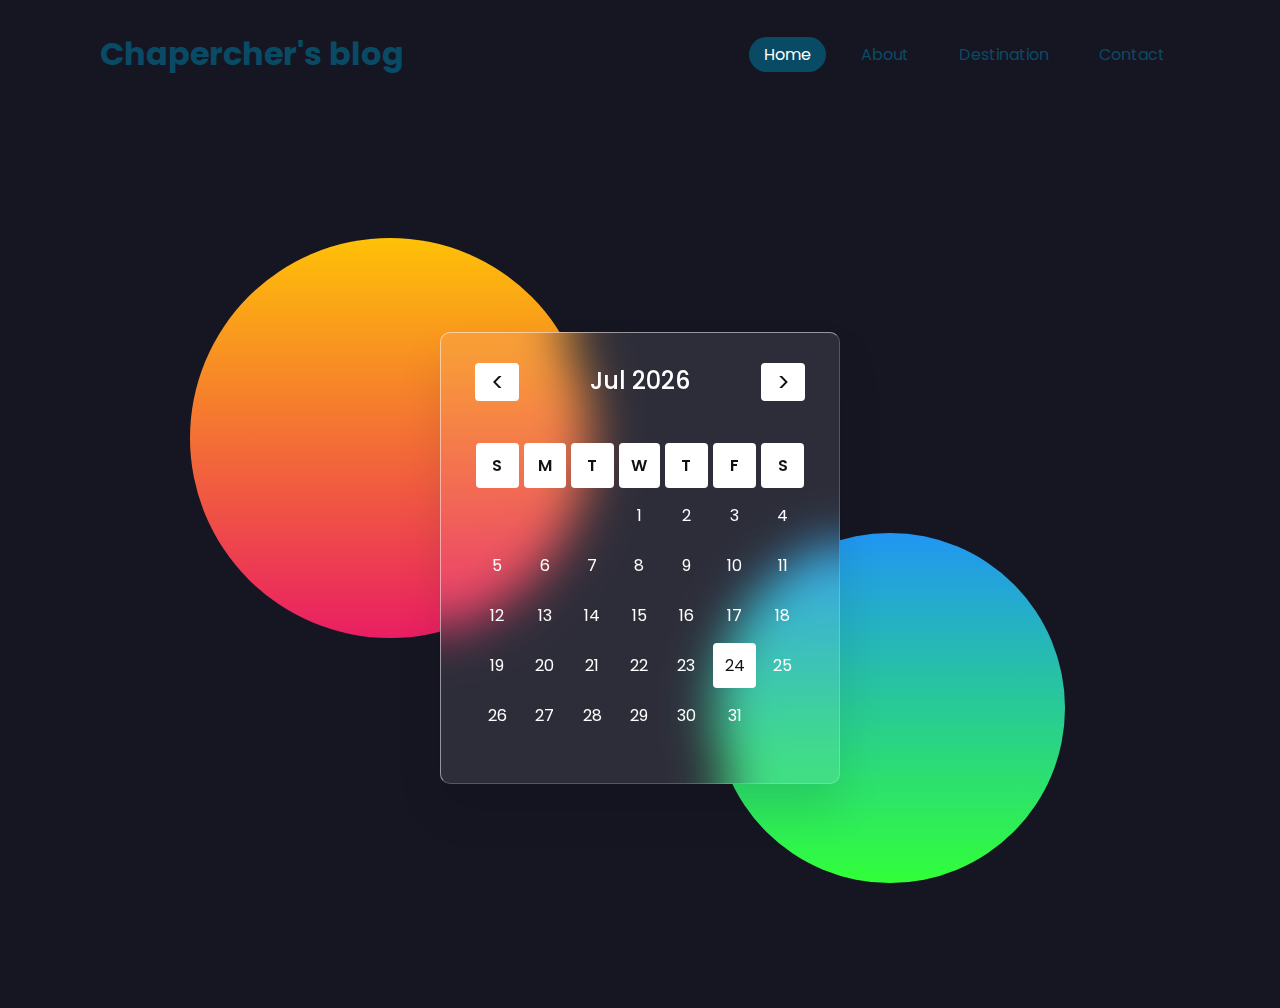
<file: parallax_scrolling_effect/page/calendar.html>
<!DOCTYPE html>
<html lang="en">
  <head>
    <meta charset="UTF-8">
    <title>Animation | Calendrier</title>
    <link rel="stylesheet" href="../css/dycalendar.css">
    <link rel="stylesheet" href="../css/calendar.css">
  </head>
  <body>
  <header id="header">
    <a href="../index.html" class="logo">Chapercher's blog</a>
    <ul>
      <li><a href="../index.html" class="active">Home</a></li>
      <li><a href="#">About</a></li>
      <li><a href="carrefour.html">Destination</a></li>
      <li><a href="#">Contact</a></li>
    </ul>
  </header>
    <section>
      <div class="box">
        <div class="container">
          <div id="dycalendar"></div>
        </div>
      </div>
    </section>
    <script src="../js/dycalendar.js"></script>
    <script>
      dycalendar.draw({
        target: '#dycalendar',
        type: 'month',
        dayformat: 'full',
        monthformat: 'mmm',
        highlighttargetdate: true,
        prevnextbutton: 'show',
      })
    </script>
  </body>
</html>
</file>
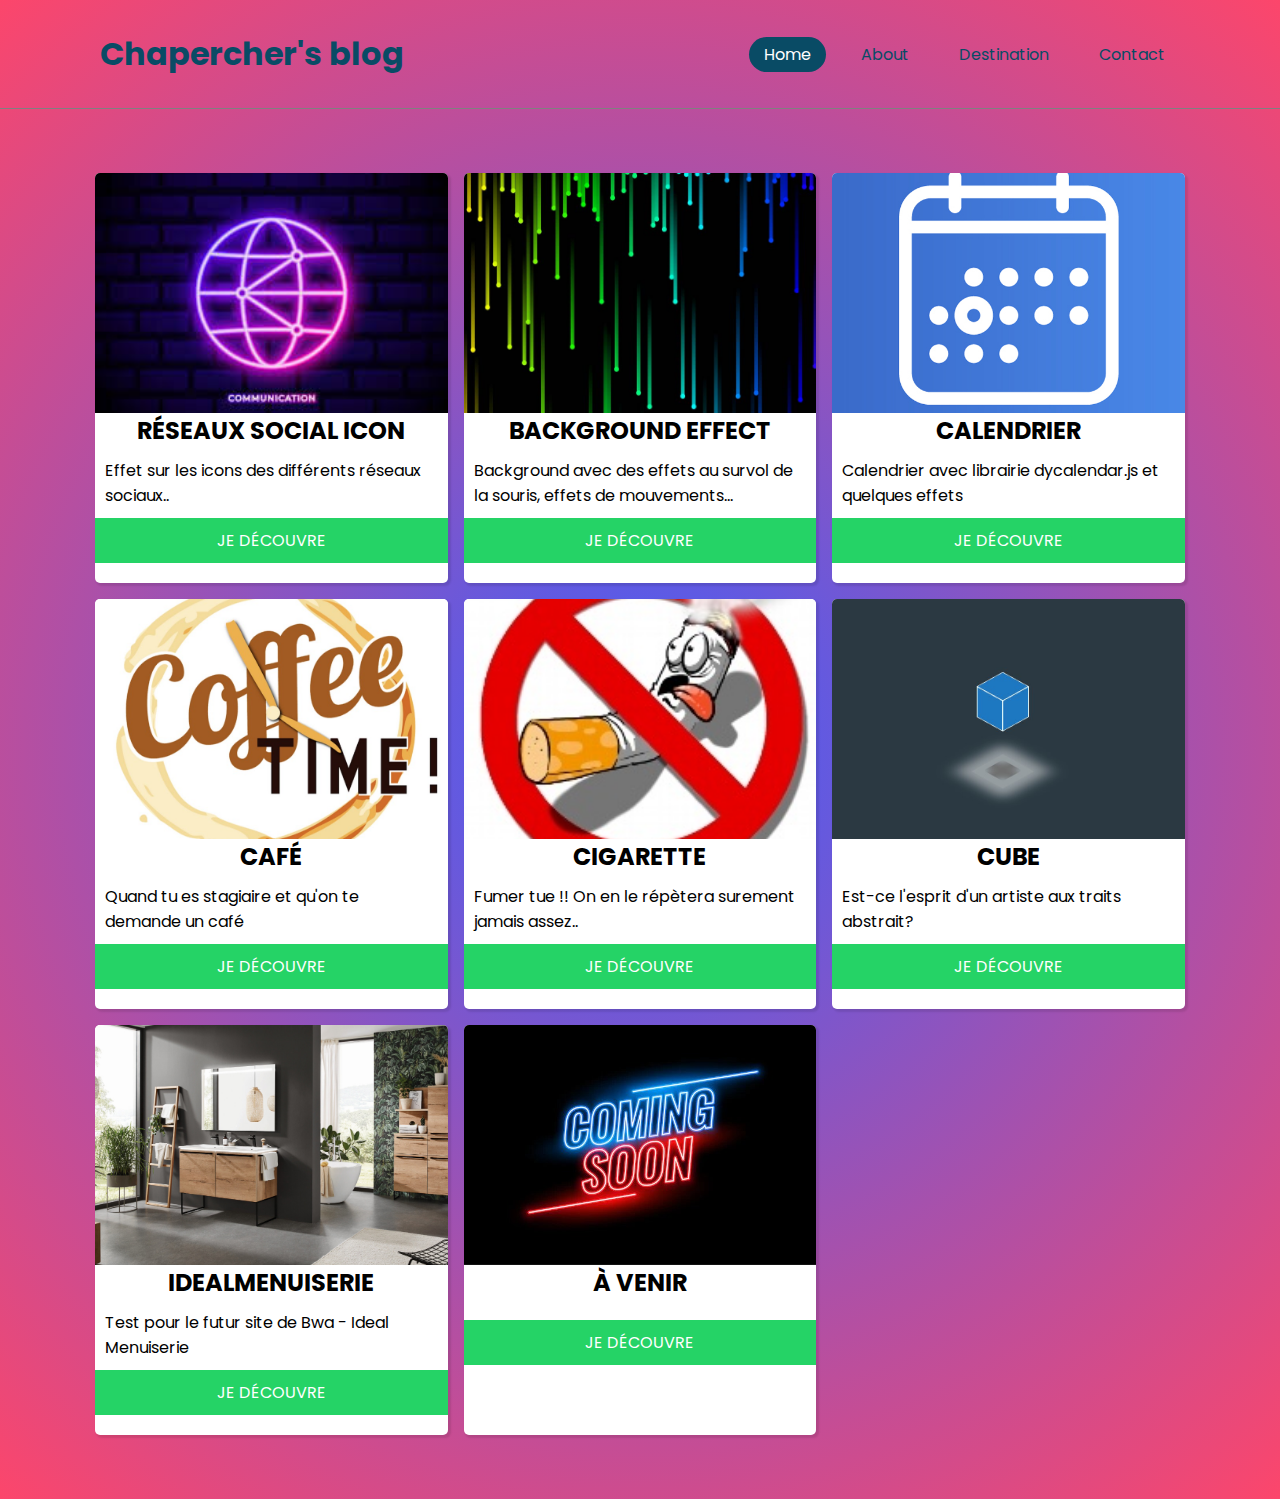
<file: parallax_scrolling_effect/page/carrefour.html>
<!DOCTYPE html>
<html lang="en">
<head>
	<meta charset="UTF-8">
	<title>Animation</title>
	<link rel="stylesheet" href="../css/carrefour.css">
</head>
<body>
<header id="header">
	<a href="../index.html" class="logo">Chapercher's blog</a>
	<ul>
		<li><a href="../index.html" class="active">Home</a></li>
		<li><a href="#">About</a></li>
		<li><a href="#">Destination</a></li>
		<li><a href="#">Contact</a></li>
	</ul>
</header>
<section class="card">
	<div class="cards">
		<div class="card_item">
			<div class="item-img1 img"></div>
			<h2>Réseaux social Icon</h2>
			<div class="item-description">Effet sur les icons des différents réseaux sociaux..</div>
			<a href="icon_effect.html" class="item-link">Je découvre</a>
		</div>
		<div class="card_item">
			<div class="item-img2 img"></div>
			<h2>Background effect</h2>
			<div class="item-description">Background avec des effets au survol de la souris, effets de mouvements...</div>
			<a href="background_effect.html" class="item-link">Je découvre</a>
		</div>
		<div class="card_item">
			<div class="item-img3 img"></div>
			<h2>Calendrier</h2>
			<div class="item-description">Calendrier avec librairie dycalendar.js et quelques effets</div>
			<a href="calendar.html" class="item-link">Je découvre</a>
		</div>
		<div class="card_item">
			<div class="item-img4 img"></div>
			<h2>Café</h2>
			<div class="item-description">Quand tu es stagiaire et qu'on te demande un café</div>
			<a href="coffee.html" class="item-link">Je découvre</a>
		</div>
		<div class="card_item">
			<div class="item-img5 img"></div>
			<h2>Cigarette</h2>
			<div class="item-description">Fumer tue !! On en le répètera surement jamais assez..</div>
			<a href="cigarette.html" class="item-link">Je découvre</a>
		</div>
		<div class="card_item">
			<div class="item-img6 img"></div>
			<h2>Cube</h2>
			<div class="item-description">Est-ce l'esprit d'un artiste aux traits abstrait?</div>
			<a href="cube.html" class="item-link">Je découvre</a>
		</div>
		<div class="card_item">
			<div class="item-img7 img"></div>
			<h2>IdealMenuiserie</h2>
			<div class="item-description">Test pour le futur site de Bwa - Ideal Menuiserie</div>
			<a href="idealMenuiserie.html" class="item-link">Je découvre</a>
		</div>
		<div class="card_item">
			<div class="item-imgLast img"></div>
			<h2>à venir</h2>
			<div class="item-description"></div>
			<a href="#" class="item-link">Je découvre</a>
		</div>
	</div>
</section>
</body>
</html>
</file>
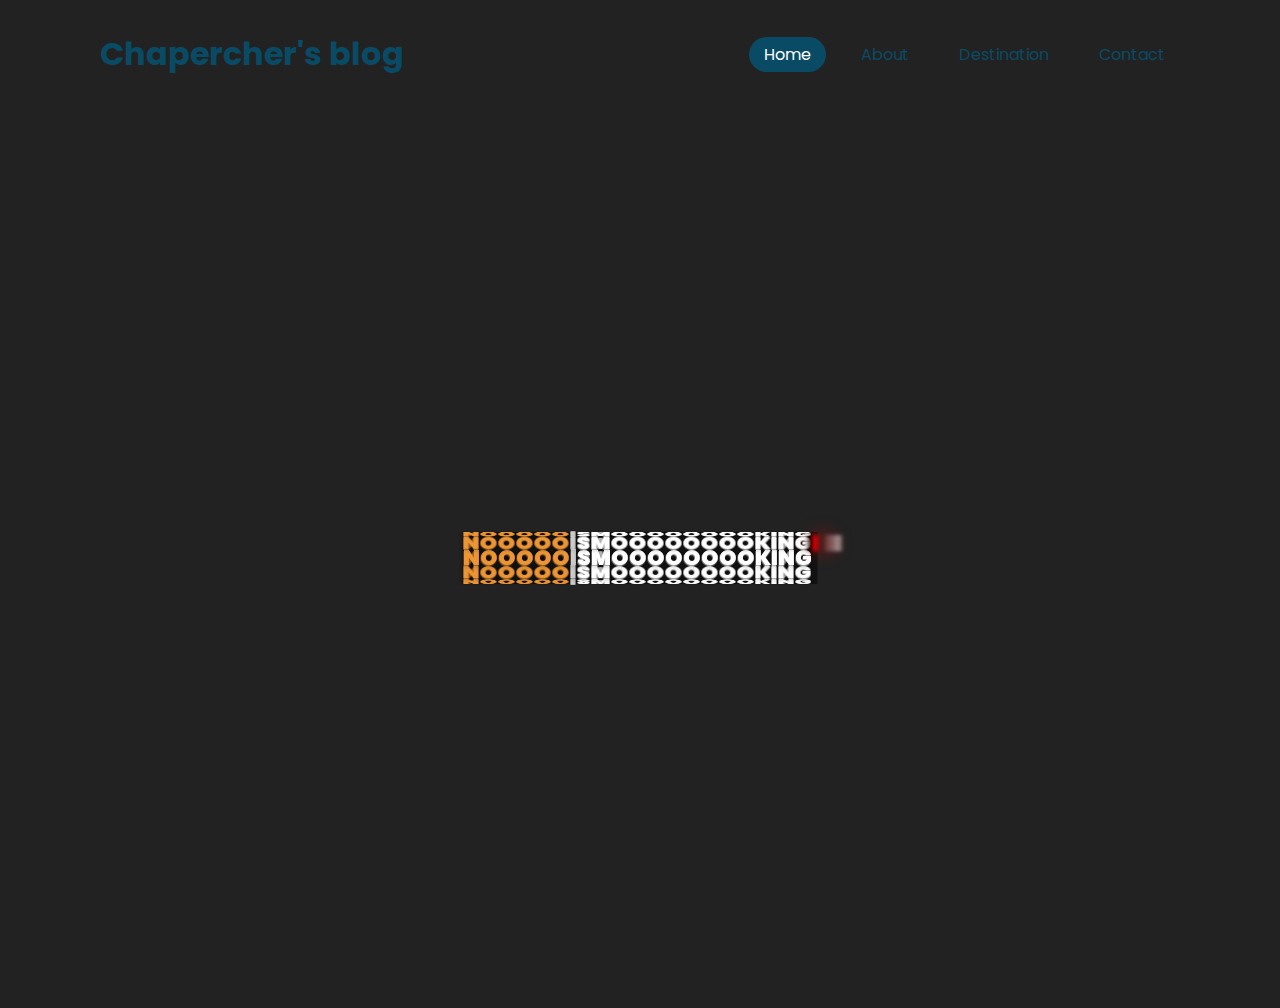
<file: parallax_scrolling_effect/page/cigarette.html>
<!DOCTYPE html>
<html lang="en">
    <head>
        <meta charset="UTF-8">
        <title>Animation | No Smoking</title>
        <link rel="stylesheet" href="../css/cigarette.css">
    </head>
    <body>
    <header id="header">
        <a href="../index.html" class="logo">Chapercher's blog</a>
        <ul>
            <li><a href="../index.html" class="active">Home</a></li>
            <li><a href="#">About</a></li>
            <li><a href="carrefour.html">Destination</a></li>
            <li><a href="#">Contact</a></li>
        </ul>
    </header>
    <section>
        <div class="container">
            <div class="cigarette">
                <span style="--i:1;"><i>Nooooo</i>Smooooooooking<i>|</i></span>
                <span style="--i:2;"><i>Nooooo</i>Smooooooooking<i>|</i></span>
                <span style="--i:3;"><i>Nooooo</i>Smooooooooking<i>|</i></span>
                <span style="--i:4;"><i>Nooooo</i>Smooooooooking<i>|</i></span>
                <span style="--i:5;"><i>Nooooo</i>Smooooooooking<i>|</i></span>
                <span style="--i:6;"><i>Nooooo</i>Smooooooooking<i>|</i></span>
                <span style="--i:7;"><i>Nooooo</i>Smooooooooking<i>|</i></span>
                <span style="--i:8;"><i>Nooooo</i>Smooooooooking<i>|</i></span>
                <span style="--i:9;"><i>Nooooo</i>Smooooooooking<i>|</i></span>
                <span style="--i:10;"><i>Nooooo</i>Smooooooooking<i>|</i></span>

                <!-- 360 / 10 = 36deg -->
            </div>
        </div>
    </section>
    </body>
</html>
</file>
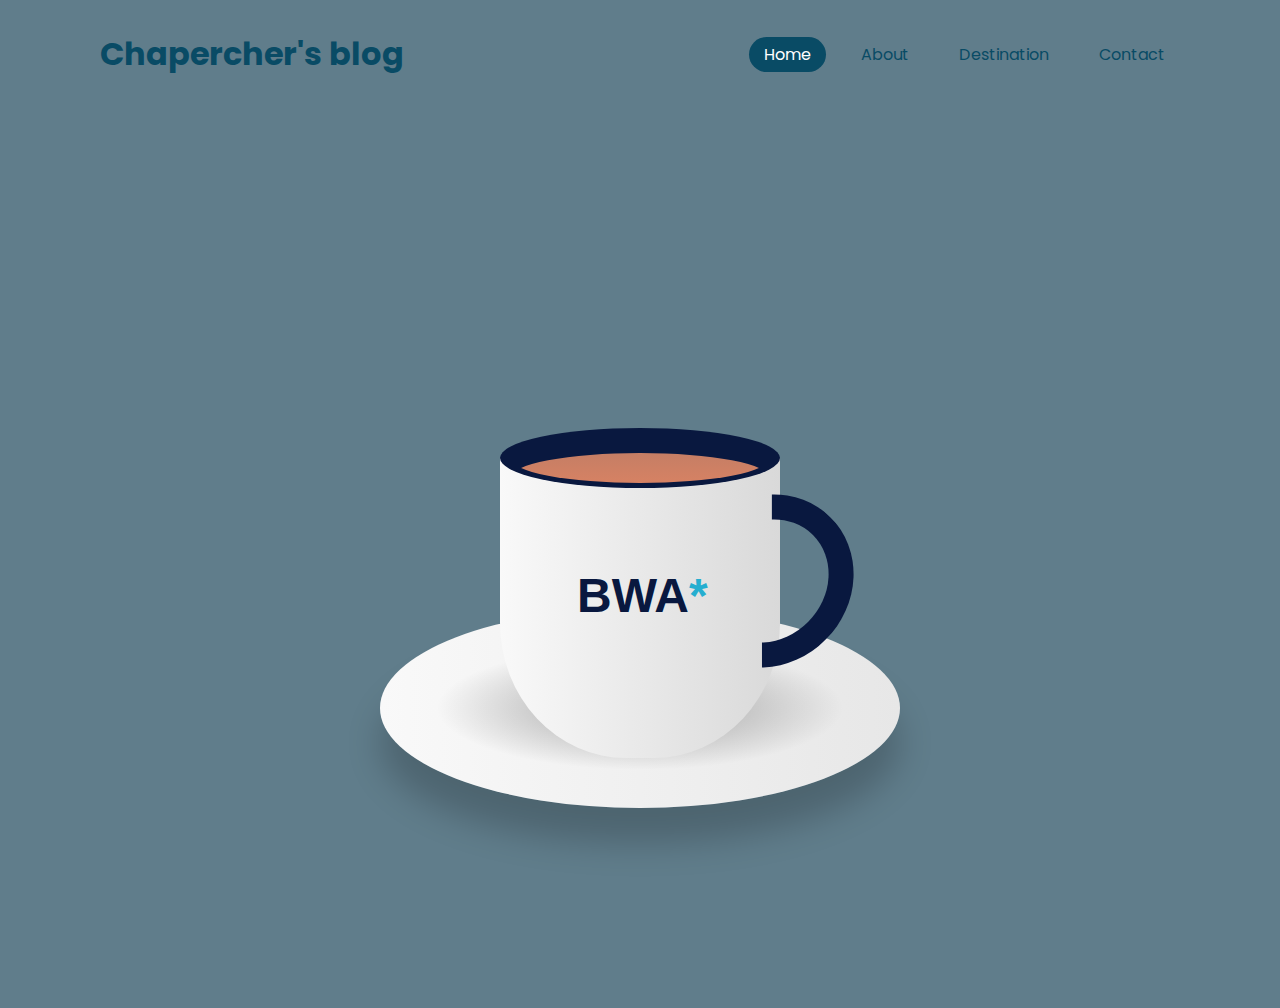
<file: parallax_scrolling_effect/page/coffee.html>
<!DOCTYPE html>
<html lang="en">
	<head>
		<meta charset="UTF-8">
		<title>Animation | stagiaire</title>
		<link rel="stylesheet" href="../css/coffee.css">
	</head>
	<body>
	<header id="header">
		<a href="../index.html" class="logo">Chapercher's blog</a>
		<ul>
			<li><a href="../index.html" class="active">Home</a></li>
			<li><a href="#">About</a></li>
			<li><a href="carrefour.html">Destination</a></li>
			<li><a href="#">Contact</a></li>
		</ul>
	</header>
	<section>
		<div class="container">
			<div class="plate"></div>
			<div class="cup">
				<p class="cup-text">BWA<span>*</span> </p>
				<div class="top">
					<div class="vapour">
						<span style="--i:1;"></span>
						<span style="--i:3;"></span>
						<span style="--i:16;"></span>
						<span style="--i:5;"></span>
						<span style="--i:13;"></span>
						<span style="--i:20;"></span>
						<span style="--i:6;"></span>
						<span style="--i:7;"></span>
						<span style="--i:10;"></span>
						<span style="--i:8;"></span>
						<span style="--i:17;"></span>
						<span style="--i:11;"></span>
						<span style="--i:12;"></span>
						<span style="--i:14;"></span>
						<span style="--i:2;"></span>
						<span style="--i:9;"></span>
						<span style="--i:15;"></span>
						<span style="--i:4;"></span>
						<span style="--i:19;"></span>
					</div>
					<div class="circle">
						<div class="tea"></div>
					</div>
				</div>
				<div class="handle"></div>
			</div>
		</div>
	</section>
	</body>
</html>
</file>
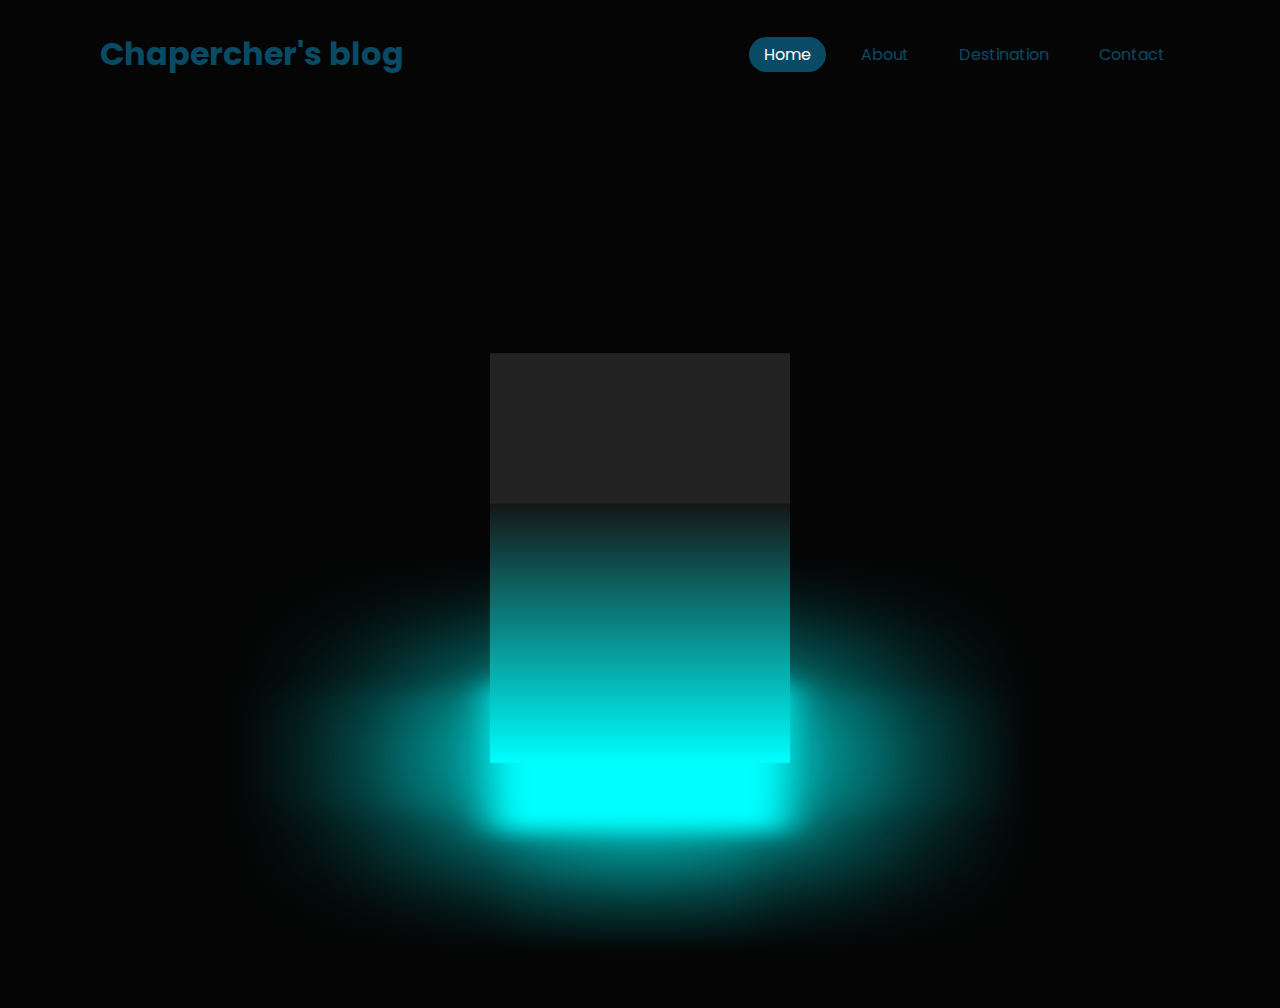
<file: parallax_scrolling_effect/page/cube.html>
<!DOCTYPE html>
<html lang="fr">
  <head>
      <meta charset="UTF-8">
      <title>Animation | Cube</title>
    <link rel="stylesheet" href="../css/cube.css">
  </head>
  <body>
  <header id="header">
    <a href="../index.html" class="logo">Chapercher's blog</a>
    <ul>
      <li><a href="../index.html" class="active">Home</a></li>
      <li><a href="#">About</a></li>
      <li><a href="carrefour.html">Destination</a></li>
      <li><a href="#">Contact</a></li>
    </ul>
  </header>
  <section>
    <div class="cube">
      <div class="top"></div>
      <div>
        <span style="--i:0"></span>
        <span style="--i:1"></span>
        <span style="--i:2"></span>
        <span style="--i:3"></span>
      </div>
    </div>
  </section>
  </body>
</html>
</file>
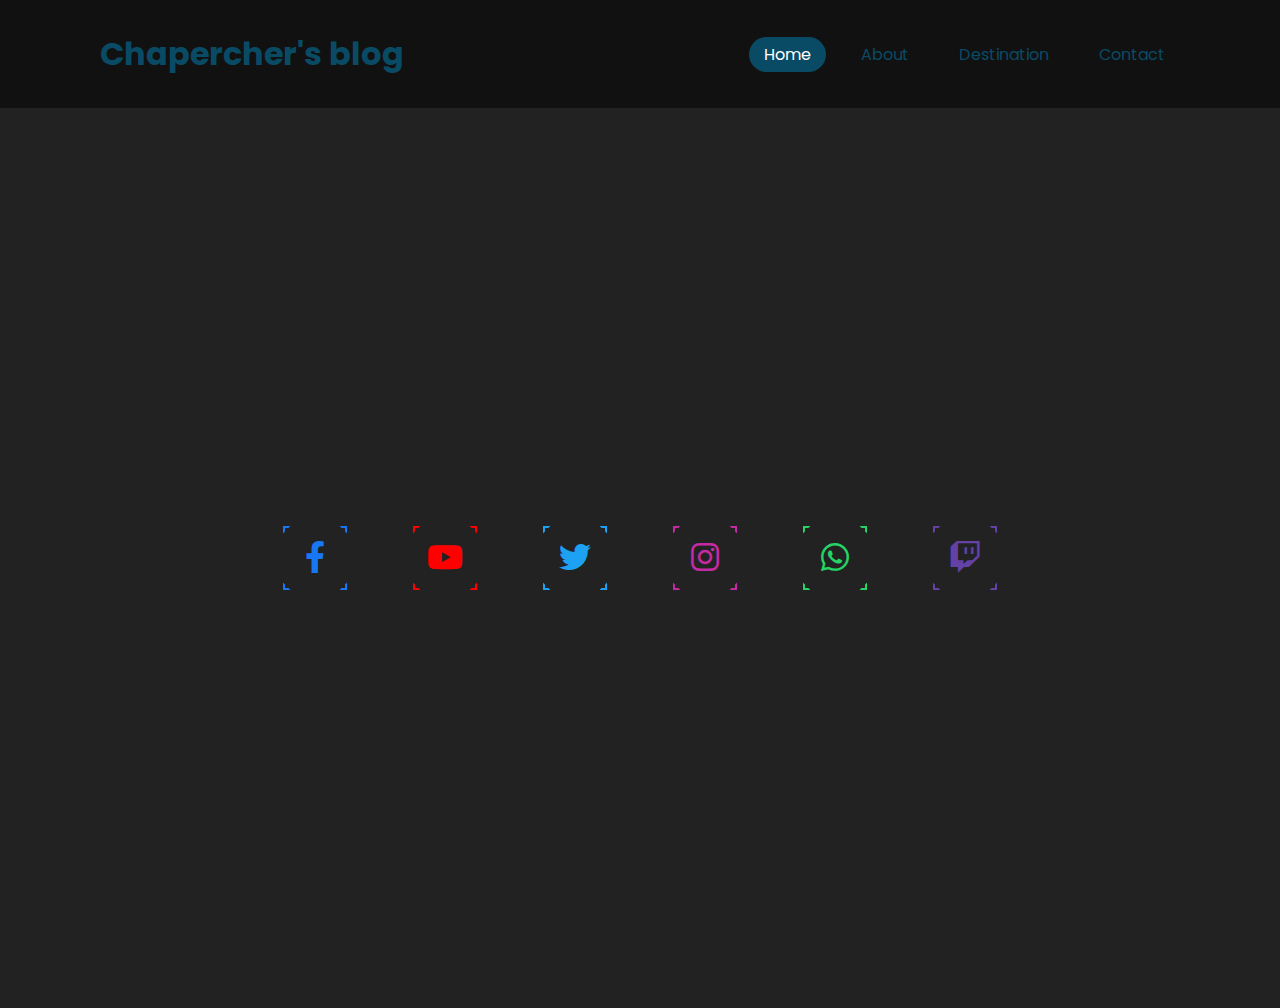
<file: parallax_scrolling_effect/page/icon_effect.html>
<!DOCTYPE html>
<html lang="fr">
<head>
	<meta charset="utf-8">
	<title>CSS Creative Icon Hover Effects</title>
	<link rel="stylesheet" href="https://cdnjs.cloudflare.com/ajax/libs/font-awesome/6.0.0/css/all.min.css" integrity="sha512-9usAa10IRO0HhonpyAIVpjrylPvoDwiPUiKdWk5t3PyolY1cOd4DSE0Ga+ri4AuTroPR5aQvXU9xC6qOPnzFeg==" crossorigin="anonymous" referrerpolicy="no-referrer" />
	<link rel="stylesheet" href="../css/icon_effect.css">
</head>
<body>
<header id="header">
	<a href="../index.html" class="logo">Chapercher's blog</a>
	<ul class="nav">
		<li class="header-nav"><a href="../index.html" class="active header-link">Home</a></li>
		<li class="header-nav"><a href="#" class="header-link">About</a></li>
		<li class="header-nav"><a href="carrefour.html" class="header-link">Destination</a></li>
		<li class="header-nav"><a href="#" class="header-link">Contact</a></li>
	</ul>
</header>
<section>

<ul class="icon">
	<li style="--clr:#1877f2;" class="item-icon">
		<a href="#"><i class="fa-brands fa-facebook-f"></i></a>
	</li>
	<li style="--clr:#ff0000;" class="item-icon">
		<a href="#"><i class="fa-brands fa-youtube"></i></a>
	</li>
	<li style="--clr:#1da1f2;" class="item-icon">
		<a href="#"><i class="fa-brands fa-twitter"></i></a>
	</li>
	<li style="--clr:#c32aa3;" class="item-icon">
		<a href="#"><i class="fa-brands fa-instagram"></i></a>
	</li>
	<li style="--clr:#25d366;" class="item-icon">
		<a href="#"><i class="fa-brands fa-whatsapp"></i></a>
	</li>
	<li style="--clr:#6441a5;" class="item-icon">
		<a href="#"><i class="fa-brands fa-twitch"></i></i></a>
	</li>
</ul>
</section>
</body>
</html>
</file>
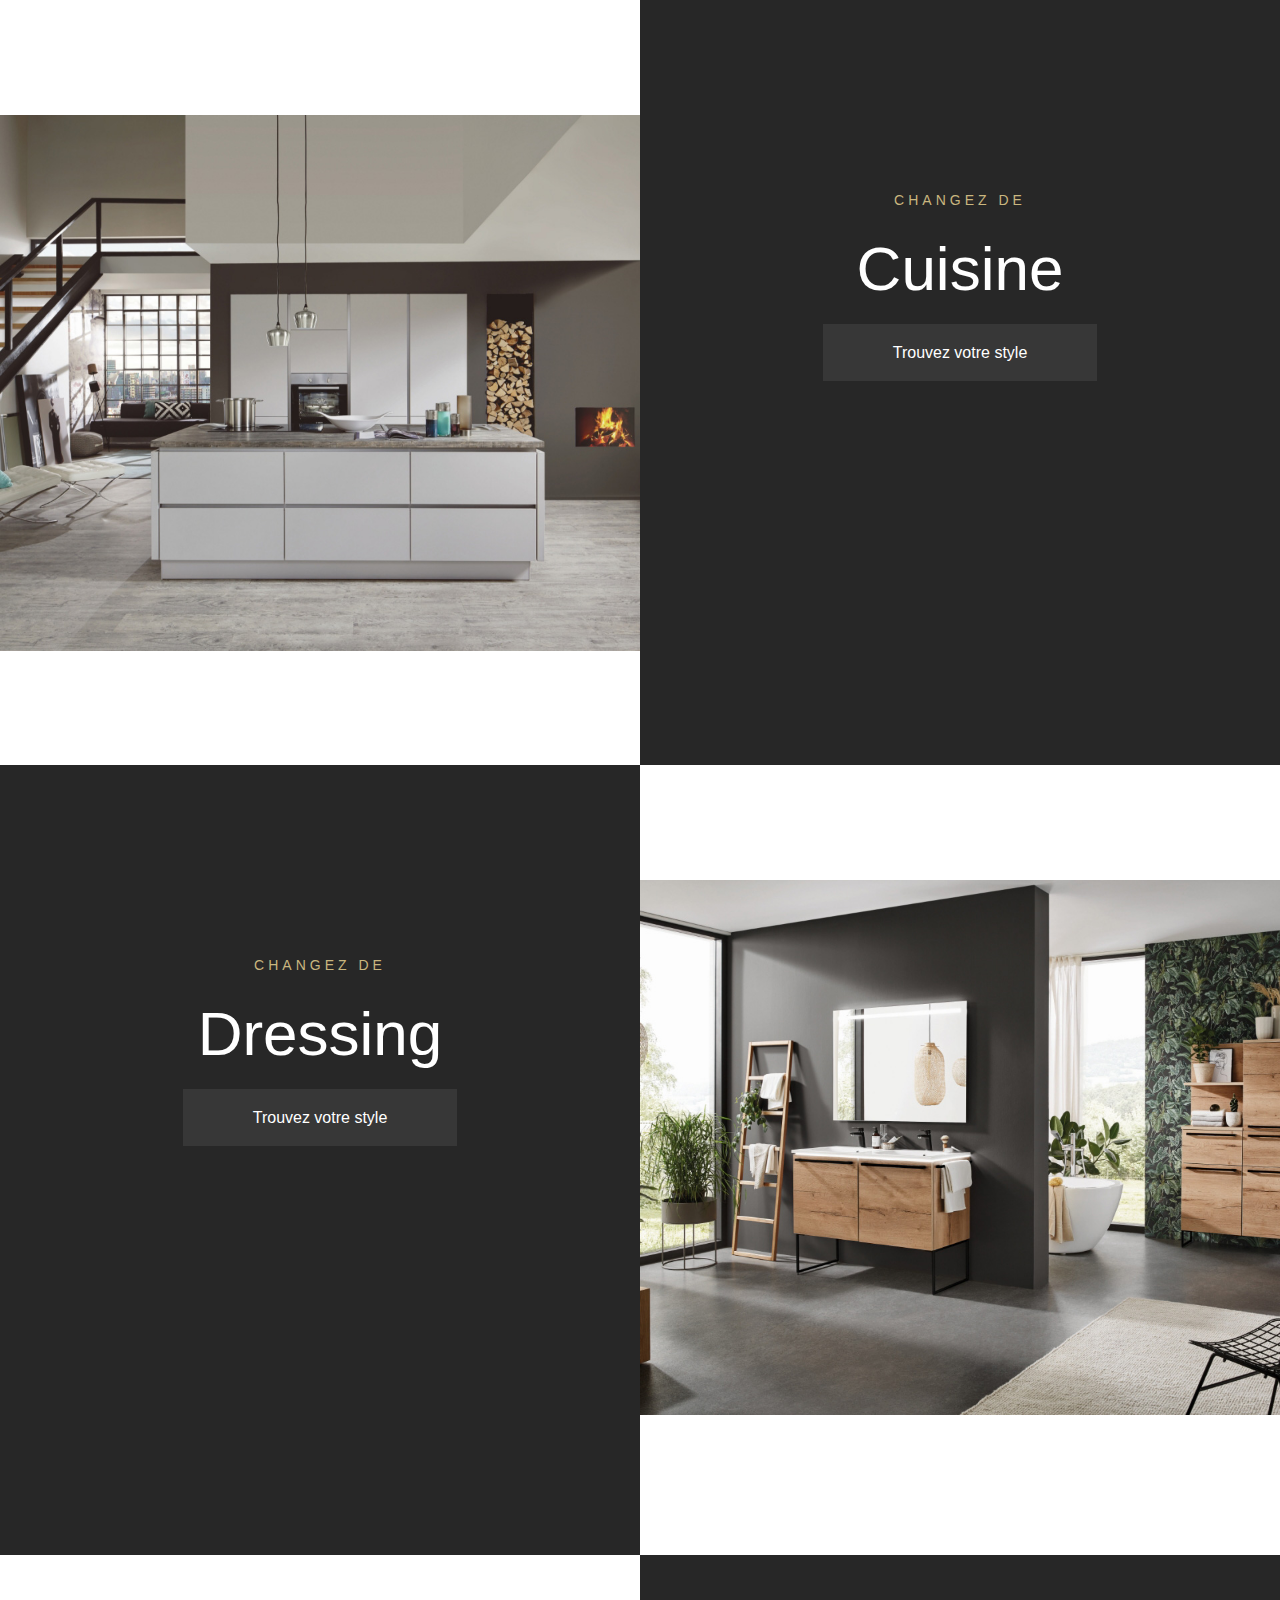
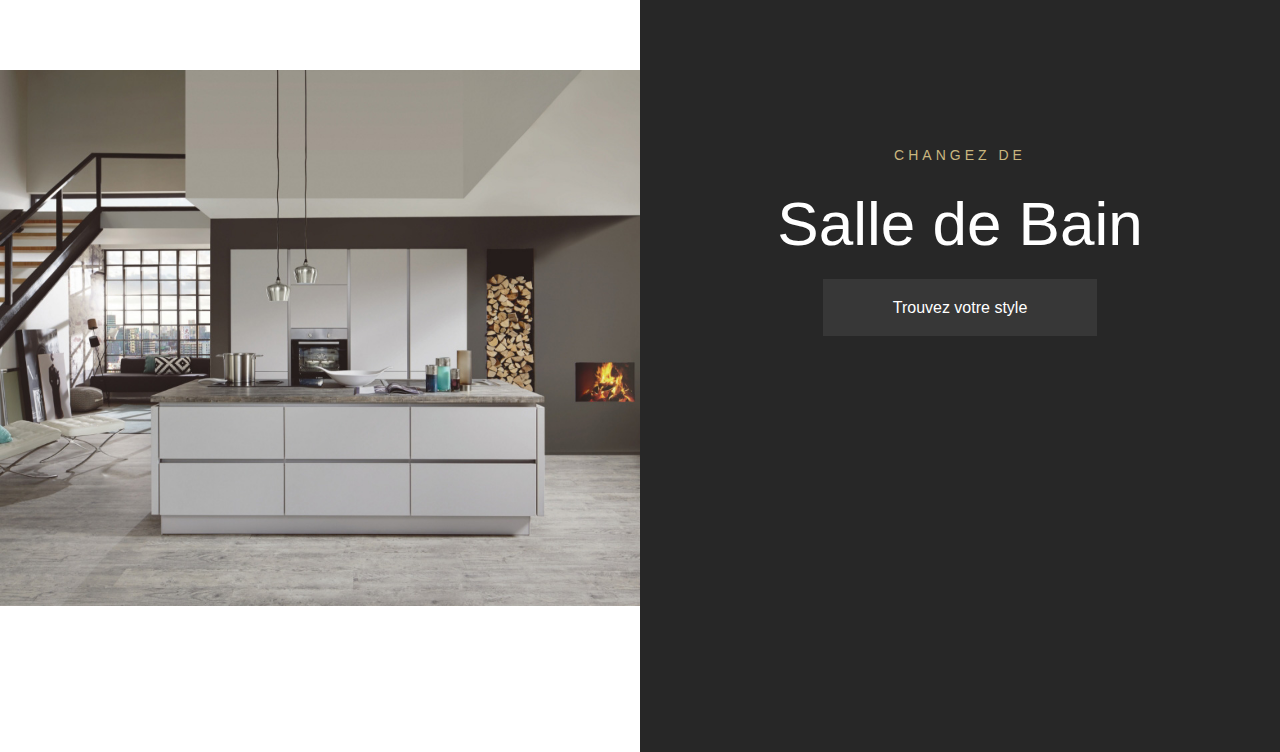
<file: parallax_scrolling_effect/page/idealMenuiserie.html>
<!DOCTYPE html>
<html lang="en">
<head>
	<meta charset="UTF-8">
	<title>Teste idéal Menuiserie // Widget - Photo\/Texte</title>
	<link rel="stylesheet" href="../css/idealMenuiserie.css">
</head>
<body>
<!-- TRIO D'IMG -->
<section class="container">
	<!-- ITEM 1 -->
		<div class="bg-img img1"></div>
	<div class="cont-text">
		<div class="texte texte1">
			<p>changez de</p>
			<h2>Cuisine</h2>
			<a href="#">Trouvez votre style</a>
		</div>
	</div>
	<!-- ITEM 2 -->
	<div class="cont-text">
		<div class="texte texte1">
			<p>changez de</p>
			<h2>Dressing</h2>
			<a href="#">Trouvez votre style</a>
		</div>
	</div>
	<div class="bg-img img2"></div>
	<!-- ITEM 3 -->
	<div class="bg-img img3"></div>
	<div class="cont-text">
		<div class="texte texte1">
			<p>changez de</p>
			<h2>Salle de Bain</h2>
			<a href="#">Trouvez votre style</a>
		</div>
	</div>
</section>

</body>
</html>
</file>
<file: Parallax Scrolling effect/css/style.css>
@import url('https://fonts.googleapis.com/css2?family=Poppins:wght@100;200;300;400;500;600;700;800;900&family=Rancho&display=swap');

*{
	margin: 0;
	padding: 0;
	box-sizing: border-box;
	font-family: 'Poppins', sans-serif;
}
body{
	overflow-x: hidden;
	background: #fff;
	min-height: 100vh;
}
#header{
	position: absolute;
	top: 0;
	left: 0;
	width: 100%;
	padding: 30px 100px;
	display: flex;
	justify-content: space-between;
	align-items: center;
	z-index: 10000;
}
#header .logo{
	color: #094b65;
	font-weight: 700;
	font-size: 2em;
	text-decoration: none;
}
#header ul{
	display: flex;
	justify-content: center;
	align-items: center;
}
#header ul li{
	list-style: none;
	margin-left: 20px;
}
#header ul li a{
	text-decoration: none;
	padding: 6px 15px;
	color: #094b65;
	border-radius: 20px;
}
#header ul li a:hover,
#header ul li a.active{
	background: #094b65;
	color: #fff;
}
section{
	position: relative;
	width: 100%;
	height: 100vh;
	display: flex;
	justify-content: center;
	align-items: center;
}
section::before{
	content: '';
	position: absolute;
	bottom: 0;
	left: 0;
	width: 100%;
	height: 100px;
	background: linear-gradient(to top, #094b65,transparent);
	z-index: 10;
}
section img{
	position: absolute;
	top: 0;
	left: 0;
	width: 100%;
	height: 100%;
	object-fit: cover;
	pointer-events: none;
}
section #text{
	position: absolute;
	color: #094b65;
	font-size: 10vw;
	text-align: center;
	line-height: .55em;
	font-family: 'Rancho', cursive;
	transform: translateY(-50%);
}
section #text span{
	font-size: .2em;
	letter-spacing: 2px;
	font-weight: 400;
	font-family: 'Poppins', sans-serif;
}

#btn {
	text-decoration: none;
	display: inline-block;
	padding: 8px 30px;
	background: #fff;
	color: #094b65;
	font-size: 1.2em;
	text-transform: uppercase;
	font-weight: 500;
	letter-spacing: 2px;
	border-radius: 40px;
	transform: translateY(100px);
}
#btn:hover{
	background: #094b65;
	color: #fff;
}
.sec{
	position: relative;
	padding: 100px;
	background: #094b65;
}
.sec h2{
	font-size: 3.5em;
	color: #fff;
	margin-bottom: 10px;
}
.sec p{
	font-size: 1em;
	color: #fff;
}
</file>
<file: parallax_scrolling_effect/css/style.css>
@import url('https://fonts.googleapis.com/css2?family=Poppins:wght@100;200;300;400;500;600;700;800;900&family=Rancho&display=swap');

*{
	margin: 0;
	padding: 0;
	box-sizing: border-box;
	font-family: 'Poppins', sans-serif;
}
body{
	overflow-x: hidden;
	background: #fff;
	min-height: 100vh;
}
#header{
	position: absolute;
	top: 0;
	left: 0;
	width: 100%;
	padding: 30px 100px;
	display: flex;
	justify-content: space-between;
	align-items: center;
	z-index: 10000;
}
#header .logo{
	color: #094b65;
	font-weight: 700;
	font-size: 2em;
	text-decoration: none;
}
#header ul{
	display: flex;
	justify-content: center;
	align-items: center;
}
#header ul li{
	list-style: none;
	margin-left: 20px;
}
#header ul li a{
	text-decoration: none;
	padding: 6px 15px;
	color: #094b65;
	border-radius: 20px;
}
#header ul li a:hover,
#header ul li a.active{
	background: #094b65;
	color: #fff;
}
section{
	position: relative;
	width: 100%;
	height: 100vh;
	display: flex;
	justify-content: center;
	align-items: center;
}
section::before{
	content: '';
	position: absolute;
	bottom: 0;
	left: 0;
	width: 100%;
	height: 100px;
	background: linear-gradient(to top, #094b65,transparent);
	z-index: 10;
}
section img{
	position: absolute;
	top: 0;
	left: 0;
	width: 100%;
	height: 100%;
	object-fit: cover;
	pointer-events: none;
}
section #text{
	position: absolute;
	color: #094b65;
	font-size: 10vw;
	text-align: center;
	line-height: .55em;
	font-family: 'Rancho', cursive;
	transform: translateY(-50%);
}
section #text span{
	font-size: .2em;
	letter-spacing: 2px;
	font-weight: 400;
	font-family: 'Poppins', sans-serif;
}

#btn {
	text-decoration: none;
	display: inline-block;
	padding: 8px 30px;
	background: #fff;
	color: #094b65;
	font-size: 1.2em;
	text-transform: uppercase;
	font-weight: 500;
	letter-spacing: 2px;
	border-radius: 40px;
	transform: translateY(100px);
}
#btn:hover{
	background: #094b65;
	color: #fff;
}
.sec{
	position: relative;
	padding: 100px;
	background: #094b65;
}
.sec h2{
	font-size: 3.5em;
	color: #fff;
	margin-bottom: 10px;
}
.sec p{
	font-size: 1em;
	color: #fff;
}
</file>
<file: Parallax Scrolling effect/css/icon_effect.css>
*{
	margin: 0;
	padding: 0;
	box-sizing: border-box;
}
:root{
	--bg: #222;
}
body{
	display: flex;
	justify-content: center;
	align-items: center;
	min-height: 100vh;
	background: var(--bg);
}
ul{
	position : relative;
	display: flex;
	gap: 50px;
}
ul li{
	position: relative;
	list-style: none;
	width: 80px;
	height: 80px;
	display: flex;
	justify-content: center;
	align-items: center;
	cursor: pointer;
	transition: 0.5s;
}
ul li:hover{
	z-index: 10000;
	transform: scale(0.75);
}
ul li::before{
	content: '';
	position: absolute;
	inset: 30px;
	box-shadow: 0 0 0 10px var(--clr),
	0 0 0 20px var(--bg),
	0 0 0 22px var(--clr);
	transition: 0.5s;
}
ul li:hover::before{
	inset: 0;
}
ul li::after{
	content: '';
	position: absolute;
	inset: 0;
	background: var(--bg);
	transform: rotate(45deg);
}
ul li a{
	position : relative;
	text-decoration: none;
	color: var(--clr);
	z-index: 10;
	font-size: 2em;
	transition: 0.5s;
}
ul li:hover a{
	font-size: 3em;
	filter: drop-shadow(0 0 20px var(--clr)) drop-shadow(0 0 40px var(--clr)) drop-shadow(0 0 60px var(--clr));
}
</file>
<file: parallax_scrolling_effect/css/background-effect.css>
@import url('https://fonts.googleapis.com/css2?family=Poppins:wght@100;200;300;400;500;600;700;800;900&family=Rancho&display=swap');


/* HEADER  */

*{
	margin: 0;
	padding: 0;
	font-family: 'Poppins', sans-serif;
}
body{
	background: #111;
	min-height: 100vh;
}
#header{
	top: 0;
	left: 0;
	/*width: 100%;*/
	padding: 30px 100px;
	display: flex;
	justify-content: space-between;
	align-items: center;
}
#header .logo{
	color: #094b65;
	font-weight: 700;
	font-size: 2em;
	text-decoration: none;
}
#header ul{
	display: flex;
	justify-content: center;
	align-items: center;
}
#header ul li{
	list-style: none;
	margin-left: 20px;
}
#header ul li a{
	text-decoration: none;
	padding: 6px 15px;
	color: #094b65;
	border-radius: 20px;
}
#header ul li a:hover,
#header ul li a.active{
	background: #094b65;
	color: #fff;
}

/* BACKGROUND EFFECT */

section{
	position: relative;
	width: 100%;
	height: 100vh;
	background: #111;
	display: flex;
	flex-direction: column;
	overflow: hidden;
}
section .row{
	position: relative;
	top: -60%;
	width: 100%;
	display: flex;
	padding: 10px 0;
	white-space: nowrap;
	font-size: 64px;
	transform: rotate(-30deg);
}
i{
	color: rgba(0,0,0,.5);
	transition: 1s;
	padding: 0 5px;
	user-select: none;
	cursor: default;
}
i:hover{
	transition: 0s;
	color: #0f0;
	text-shadow: 0 0 120px #0f0;
}
section .row div{
	animation: animate1 80s linear infinite;
	animation-delay: -80s;
}
section .row div:nth-child(2){
	animation: animate2 80s linear infinite;
	animation-delay: -40s;
}
@keyframes animate1 {
	0%{
		transform: translateX(100%);
	}
	100%{
		transform: translateX(-100%);
	}
}
@keyframes animate2 {
	0%{
		transform: translateX(0%);
	}
	100%{
		transform: translateX(-200%);
	}
}


section .row:nth-child(even) div{
	animation: animate3 80s linear infinite;
	animation-delay: -80s;
}
section .row:nth-child(even) div:nth-child(2){
	animation: animate4 80s linear infinite;
	animation-delay: -40s;
}
@keyframes animate3 {
	0%{
		transform: translateX(-100%);
	}
	100%{
		transform: translateX(100%);
	}
}
@keyframes animate4 {
	0%{
		transform: translateX(-200%);
	}
	100%{
		transform: translateX(0%);
	}
}
</file>
<file: parallax_scrolling_effect/css/dycalendar.css>
/*!
 * dyCalendar is a JavaScript library for creating Calendar.
 *
 * Author: Yusuf Shakeel
 * https://github.com/yusufshakeel
 *
 * GitHub Link: https://github.com/yusufshakeel/dyCalendarJS
 *
 * MIT license
 * Copyright (c) 2016 Yusuf Shakeel
 *
 * Date: 2014-08-17 sunday
 */

.dycalendar-container {
    display: inline-block;
    border : 1px solid #eee;
}

.dycalendar-container.round-edge {
    border-radius: 5%;
    -o-border-radius: 5%;
    -moz-border-radius: 5%;
    -webkit-border-radius: 5%;
}



/*================================== DAY CALENDAR ========================*/
/*
 * day calendar style
 *-------------------------------------------------*/
.dycalendar-day-container {
    padding : 10px;
    text-align : center;
    font-family : Arial, sans-serif;
}

.dycalendar-day-container div{
    padding : 0;
    margin-bottom : 10px;
}

.dycalendar-day-container .dycalendar-span-day {
    font-size : 110%;
}

.dycalendar-day-container .dycalendar-span-date {
    font-size : 250%;
}

.dycalendar-day-container .dycalendar-span-month-year {
    font-size : 90%
}

/*================================== DAY CALENDAR ENDS HERE ===============*/



/*================================== MONTH CALENDAR DEFAULT ========================*/

/*
 * month calendar style
 *-------------------------------------------------*/
.dycalendar-month-container {
    padding : 10px;
    text-align : center;
    font-family : Arial, sans-serif;
}

.dycalendar-month-container div{
    padding : 0;
    margin-bottom : 10px;
}

.dycalendar-month-container .dycalendar-header {
    position : relative;
}

.dycalendar-month-container .dycalendar-header .dycalendar-prev-next-btn {
    position : absolute;
    top : 0;
    cursor : pointer;
}

.dycalendar-month-container .dycalendar-header .dycalendar-prev-next-btn.prev-btn {
    left : 0;
}

.dycalendar-month-container .dycalendar-header .dycalendar-prev-next-btn.next-btn {
    right : 0;
}

.dycalendar-month-container .dycalendar-span-month-year {
    margin : 5px;
    cursor : pointer;
}

.dycalendar-month-container .dycalendar-body table tr td {
    padding : 5px;
}

.dycalendar-month-container .dycalendar-today-date,
.dycalendar-month-container .dycalendar-target-date {
    background-color: #111;
    color : #fff;
    border-radius: 2px;
}

/*================================== MONTH CALENDAR ENS HERE ===============*/



/*================================== DYCALENDAR SKIN =======================*/

/*
 * calendar skin  (default skin)
 *-------------------------------------------------*/
.dycalendar-container.gradient {
    background: #fff;
    background: linear-gradient(#fff, #d3d3d3);
    background: -o-linear-gradient(#fff, #d3d3d3);
    background: -moz-linear-gradient(#fff, #d3d3d3);
    background: -webkit-linear-gradient(#fff, #d3d3d3);
}

/*
 * calendar skin  (skin-black)
 *-------------------------------------------------*/
.dycalendar-container.skin-black {
    color : #fff;
    background-color: #111;
    border : 0;
}

.dycalendar-container.skin-black.gradient {
    background: #111;
    background: linear-gradient(#555, #111);
    background: -o-linear-gradient(#555, #111);
    background: -moz-linear-gradient(#555, #111);
    background: -webkit-linear-gradient(#555, #111);
}

.dycalendar-container.skin-black .dycalendar-today-date,
.dycalendar-container.skin-black .dycalendar-target-date {
    background-color: #fff;
    color : #111;
    border-radius: 2px;
}

/*
 * calendar skin  (skin-blue)
 *-------------------------------------------------*/
.dycalendar-container.skin-blue {
    color : #fff;
    background-color: #3c99d3;
    border : 0;
}

.dycalendar-container.skin-blue.gradient {
    background: #3c99d3;
    background: linear-gradient(#5ebbf5, #3c99d3);
    background: -o-linear-gradient(#5ebbf5, #3c99d3);
    background: -moz-linear-gradient(#5ebbf5, #3c99d3);
    background: -webkit-linear-gradient(#5ebbf5, #3c99d3);
}

.dycalendar-container.skin-blue .dycalendar-today-date,
.dycalendar-container.skin-blue .dycalendar-target-date {
    background-color: #fff;
    color : #3c99d3;
    border-radius: 2px;
}

/*
 * calendar skin  (skin-green)
 *-------------------------------------------------*/
.dycalendar-container.skin-green {
    color : #fff;
    background-color: #2bb063;
    border : 0;
}

.dycalendar-container.skin-green.gradient {
    background: #2bb063;
    background: linear-gradient(#3dd175, #2bb063);
    background: -o-linear-gradient(#3dd175, #2bb063);
    background: -moz-linear-gradient(#3dd175, #2bb063);
    background: -webkit-linear-gradient(#3dd175, #2bb063);
}

.dycalendar-container.skin-green .dycalendar-today-date,
.dycalendar-container.skin-green .dycalendar-target-date {
    background-color: #fff;
    color : #2bb063;
    border-radius: 2px;
}

/*
 * calendar skin  (skin-purple)
 *-------------------------------------------------*/
.dycalendar-container.skin-purple {
    color : #fff;
    background-color: #975ea4;
    border : 0;
}

.dycalendar-container.skin-purple.gradient {
    background: #975ea4;
    background: linear-gradient(#ca82d7, #975ea4);
    background: -o-linear-gradient(#ca82d7, #975ea4);
    background: -moz-linear-gradient(#ca82d7, #975ea4);
    background: -webkit-linear-gradient(#ca82d7, #975ea4);
}

.dycalendar-container.skin-purple .dycalendar-today-date,
.dycalendar-container.skin-purple .dycalendar-target-date {
    background-color: #fff;
    color : #975ea4;
    border-radius: 2px;
}

/*
 * calendar skin  (skin-red)
 *-------------------------------------------------*/
.dycalendar-container.skin-red {
    color : #fff;
    background-color: #e94d40;
    border : 0;
}

.dycalendar-container.skin-red.gradient {
    background: #e94d40;
    background: linear-gradient(#fb6f62, #e94d40);
    background: -o-linear-gradient(#fb6f62, #e94d40);
    background: -moz-linear-gradient(#fb6f62, #e94d40);
    background: -webkit-linear-gradient(#fb6f62, #e94d40);
}

.dycalendar-container.skin-red .dycalendar-today-date,
.dycalendar-container.skin-red .dycalendar-target-date {
    background-color: #fff;
    color : #e94d40;
    border-radius: 2px;
}

/*
 * calendar skin  (skin-spacegray)
 *-------------------------------------------------*/
.dycalendar-container.skin-spacegray {
    color : #fff;
    background-color: #343d46;
    border : 0;
}

.dycalendar-container.skin-spacegray.gradient {
    background: #343d46;
    background: linear-gradient(#454e57, #343d46);
    background: -o-linear-gradient(#454e57, #343d46);
    background: -moz-linear-gradient(#454e57, #343d46);
    background: -webkit-linear-gradient(#454e57, #343d46);
}

.dycalendar-container.skin-spacegray .dycalendar-today-date,
.dycalendar-container.skin-spacegray .dycalendar-target-date {
    background-color: #fff;
    color : #343d46;
    border-radius: 2px;
}

/*================================== DYCALENDAR SKIN ENDS HERE =============*/


/*================================== DYCALENDAR SHADOW =====================*/
/*
 * calendar shadow  (shadow-default)
 *-------------------------------------------------*/
 .dycalendar-container.shadow-default {
     -o-box-shadow: 0 4px 4px 0 rgba(50, 50, 50, 0.4);
     -moz-box-shadow: 0 4px 4px 0 rgba(50, 50, 50, 0.4);
     -webkit-box-shadow: 0 4px 4px 0 rgba(50, 50, 50, 0.4);
     box-shadow: 0 4px 4px 0 rgba(50, 50, 50, 0.4);
 }

 /*
  * calendar shadow  (shadow-black)
  *-------------------------------------------------*/
.dycalendar-container.shadow-black {
    -o-box-shadow: 0 4px 4px 0 rgba(0, 0, 0, 0.4);
    -moz-box-shadow: 0 4px 4px 0 rgba(0, 0, 0, 0.4);
    -webkit-box-shadow: 0 4px 4px 0 rgba(0, 0, 0, 0.4);
    box-shadow: 0 4px 4px 0 rgba(0, 0, 0, 0.4);
}

/*
 * calendar shadow  (shadow-blue)
 *-------------------------------------------------*/
.dycalendar-container.shadow-blue {
   -o-box-shadow: 0 4px 4px 0 rgba(60, 153, 211, 0.4);
   -moz-box-shadow: 0 4px 4px 0 rgba(60, 153, 211, 0.4);
   -webkit-box-shadow: 0 4px 4px 0 rgba(60, 153, 211, 0.4);
   box-shadow: 0 4px 4px 0 rgba(60, 153, 211, 0.4);
}

/*
 * calendar shadow  (shadow-green)
 *-------------------------------------------------*/
.dycalendar-container.shadow-green {
   -o-box-shadow: 0 4px 4px 0 rgba(43, 176, 99, 0.4);
   -moz-box-shadow: 0 4px 4px 0 rgba(43, 176, 99, 0.4);
   -webkit-box-shadow: 0 4px 4px 0 rgba(43, 176, 99, 0.4);
   box-shadow: 0 4px 4px 0 rgba(43, 176, 99, 0.4);
}

/*
 * calendar shadow  (shadow-purple)
 *-------------------------------------------------*/
.dycalendar-container.shadow-purple {
   -o-box-shadow: 0 4px 4px 0 rgba(151, 94, 164, 0.4);
   -moz-box-shadow: 0 4px 4px 0 rgba(151, 94, 164, 0.4);
   -webkit-box-shadow: 0 4px 4px 0 rgba(151, 94, 164, 0.4);
   box-shadow: 0 4px 4px 0 rgba(151, 94, 164, 0.4);
}

/*
 * calendar shadow  (shadow-red)
 *-------------------------------------------------*/
.dycalendar-container.shadow-red {
   -o-box-shadow: 0 4px 4px 0 rgba(233, 77, 64, 0.4);
   -moz-box-shadow: 0 4px 4px 0 rgba(233, 77, 64, 0.4);
   -webkit-box-shadow: 0 4px 4px 0 rgba(233, 77, 64, 0.4);
   box-shadow: 0 4px 4px 0 rgba(233, 77, 64, 0.4);
}

/*
 * calendar shadow  (shadow-spacegray)
 *-------------------------------------------------*/
.dycalendar-container.shadow-spacegray {
   -o-box-shadow: 0 4px 4px 0 rgba(52, 61, 70, 1);
   -moz-box-shadow: 0 4px 4px 0 rgba(52, 61, 70, 1);
   -webkit-box-shadow: 0 4px 4px 0 rgba(52, 61, 70, 1);
   box-shadow: 0 4px 4px 0 rgba(52, 61, 70, 1);
}

/*================================== DYCALENDAR SHADOW ENDS HERE ===========*/
</file>
<file: parallax_scrolling_effect/css/calendar.css>
@import url('https://fonts.googleapis.com/css?family=Poppins:100,200,300,400,500,600,700,800,900');
@import url('https://fonts.googleapis.com/css2?family=Poppins:wght@100;200;300;400;500;600;700;800;900&family=Rancho&display=swap');


/* NAV MENU QUAND IL N'Y A PAS DE li/ul */
*{
    margin: 0;
    padding: 0;
    box-sizing: border-box;
    font-family: 'Poppins', sans-serif;
}
body{
    background: #161623;
    min-height: 100vh;
    overflow: hidden;
}
#header{
    top: 0;
    left: 0;
    width: 100%;
    padding: 30px 100px;
    display: flex;
    justify-content: space-between;
    align-items: center;
}
#header .logo{
    color: #094b65;
    font-weight: 700;
    font-size: 2em;
    text-decoration: none;
}
#header ul{
    display: flex;
    justify-content: center;
    align-items: center;
}
#header ul li{
    list-style: none;
    margin-left: 20px;
}
#header ul li a{
    text-decoration: none;
    padding: 6px 15px;
    color: #094b65;
    border-radius: 20px;
}
#header ul li a:hover,
#header ul li a.active{
    background: #094b65;
    color: #fff;
}

/* CALENDRIER */

section{
    position: relative;
    display: flex;
    justify-content: center;
    align-items: center;
    min-height: 100vh;
    background: #161623;
    overflow: hidden;
}
section::before{
    content: '';
    position: absolute;
    width: 400px;
    height: 400px;
    background: linear-gradient(#ffc107,#e91e63);
    border-radius: 50%;
    transform: translate(-250px,-120px);
}
section::after{
    content: '';
    position: absolute;
    width: 350px;
    height: 350px;
    background: linear-gradient(#2196f3,#31ff38);
    border-radius: 50%;
    transform: translate(250px,150px);
}
.box{
    position: relative;
    z-index: 1000;
}
.container{
    position: relative;
    width: 400px;
    min-height: 400px;
    background: rgba(255, 255, 255, 0.1);
    box-shadow: 0 25px 45px rgba(0,0,0,0.1);
    border: 1px solid rgba(255,255,255,0.5);
    border-right: 1px solid rgba(255,255,255,0.2);
    border-bottom: 1px solid rgba(255,255,255,0.2);
    backdrop-filter: blur(25px);
    border-radius: 10px;
    display: flex;
    justify-content: center;
    align-items: center;
}
#dycalendar{
    width: 100%;
    padding: 20px;

}
#dycalendar table{
    width: 100%;
    margin-top: 40px;
    border-spacing: 5px;
}
#dycalendar table tr:nth-child(1) td{
    background: #fff;
    color: #111;
    border-radius: 4px;
    font-weight: 600;
}
#dycalendar table td{
    color: #fff;
    padding: 10px;
    cursor: pointer;
    border-radius: 4px;
}
#dycalendar table td:hover{
    background: #fff;
    color: #111 !important;
}
.dycalendar-month-container .dycalendar-today-date, .dycalendar-month-container .dycalendar-target-date{
    background: #fff;
    color: #111 !important;
}
.dycalendar-month-container .dycalendar-header .dycalendar-prev-next-btn.prev-btn{
    background: #fff;
    color: #111;
    width: 44px;
    height: 38px;
    left: 4px;
    border-radius: 4px;
    display: flex;
    justify-content: center;
    align-items: center;
    font-size: 24px;
}
.dycalendar-month-container .dycalendar-header .dycalendar-prev-next-btn.next-btn{
    background: #fff;
    color: #111;
    width: 44px;
    height: 38px;
    right: 4px;
    border-radius: 4px;
    display: flex;
    justify-content: center;
    align-items: center;
    font-size: 24px;
}
.dycalendar-month-container .dycalendar-span-month-year{
    color: #fff;
    font-size: 1.5em;
    font-weight: 500;
}
</file>
<file: parallax_scrolling_effect/css/carrefour.css>
@import url('https://fonts.googleapis.com/css2?family=Poppins:wght@100;200;300;400;500;600;700;800;900&family=Rancho&display=swap');


/* NAV MENU QUAND IL N'Y A PAS DE li/ul */
*{
	margin: 0;
	padding: 0;
	box-sizing: border-box;
	font-family: 'Poppins', sans-serif;
}
body{
	background: rgb(63,94,251);
	background: radial-gradient(circle, rgba(63,94,251,1) 0%, rgba(252,70,107,1) 100%);
	min-height: 100vh;
}
header{
	border-bottom: solid grey 1px;
}
#header{
	top: 0;
	left: 0;
	width: 100%;
	padding: 30px 100px;
	display: flex;
	justify-content: space-between;
	align-items: center;
}
#header .logo{
	color: #094b65;
	font-weight: 700;
	font-size: 2em;
	text-decoration: none;
}
#header ul{
	display: flex;
	justify-content: center;
	align-items: center;
}
#header ul li{
	list-style: none;
	margin-left: 20px;
}
#header ul li a{
	text-decoration: none;
	padding: 6px 15px;
	color: #094b65;
	border-radius: 20px;
}
#header ul li a:hover,
#header ul li a.active{
	background: #094b65;
	color: #fff;
}

/* SECTION DES CARDS */
section{

}
h2{
	text-transform: uppercase;
	text-align: center;
}
.card{
	padding: 5% 0;
}
.cards{
	display: grid;
	grid-template-columns: repeat(3,1fr);
	gap: 1em;
	margin: 0 auto;
	padding: 0 25px;
	max-width: 1140px;
}
.card_item{
	box-shadow: 2px 2px 2px 1px rgba(0, 0, 0, .1);
	border-radius: 5px;
	background-color: #fff;
}
.item-description{
	padding: 10px;
}
.item-link{
	background: #25d366;
	color: #fff;
	text-transform: uppercase;
	text-decoration: none;
	margin-bottom: 20px;
	display: flex;
	justify-content: center;
	align-items: center;
	padding: 10px 20px;
}
.item-link:hover{
	background: #fff;
	color: #25d366;
}



/* IMAGE */
.img{
	background-repeat: no-repeat;
	background-size: cover;
	background-position: center;
	border-top-left-radius: 5px;
	border-top-right-radius: 5px;
	height: 240px;
}

.item-img1{
	background-image: url("../src/icon-effect.jpg");
}
.item-img2{
	background-image: url("../src/background-effect.jpg");
}
.item-img3{
	background-image: url("../src/calendar.jpg");
}
.item-img4{
	background-image: url("../src/coffee.jpg");
}
.item-img5{
	background-image: url("../src/clope.jpg");
}
.item-img6{
	background-image: url("../src/cubisme.jpg");
}
.item-img7{
	background-image: url("../src/salledebain.jpg");
}

/* NE PAS SUPPRIMER */
.item-imgLast{
	background-image: url("../src/coming_soon.jpg");
}
</file>
<file: parallax_scrolling_effect/css/cigarette.css>
@import url('https://fonts.googleapis.com/css?family=Poppins:100,200,300,400,500,600,700,800,900');
@import url('https://fonts.googleapis.com/css2?family=Poppins:wght@100;200;300;400;500;600;700;800;900&family=Rancho&display=swap');


/* NAV MENU QUAND IL N'Y A PAS DE li/ul */
*{
    margin: 0;
    padding: 0;
    box-sizing: border-box;
    font-family: 'Poppins', sans-serif;
}
body{
    background: #222;
    min-height: 100vh;
    overflow: hidden;
}
#header{
    top: 0;
    left: 0;
    width: 100%;
    padding: 30px 100px;
    display: flex;
    justify-content: space-between;
    align-items: center;
}
#header .logo{
    color: #094b65;
    font-weight: 700;
    font-size: 2em;
    text-decoration: none;
}
#header ul{
    display: flex;
    justify-content: center;
    align-items: center;
}
#header ul li{
    list-style: none;
    margin-left: 20px;
}
#header ul li a{
    text-decoration: none;
    padding: 6px 15px;
    color: #094b65;
    border-radius: 20px;
}
#header ul li a:hover,
#header ul li a.active{
    background: #094b65;
    color: #fff;
}

section{
    display: flex;
    justify-content: center;
    align-items: center;
    min-height: 100vh;
    background-color: #222;
}
.container{
    position: relative;
    display: flex;
    justify-content: center;
    align-items: center;
}
.container .cigarette{
    transform-style: preserve-3d;
    animation: animate 15s linear infinite;
}
@keyframes animate {
    0%{
        transform: perspective(1000px) rotateX(0deg);
    }
    100%{
        transform: perspective(1000px) rotateX(360deg);
    }
}
.container .cigarette span{
    position: absolute;
    color: #fff;
    font-size: 1.35em;
    font-weight: 900;
    text-transform: uppercase;
    line-height: 0.76em;
    text-shadow: 0 2px 5px rgba(0,0,0,0.25);
    transform: translate(-50%, -50%) rotateX(calc(var(--i)
    * 36deg)) translateZ(25px);
    background: rgba(0,0,0,0.25);
    transform-style: preserve-3d;
}
.container .cigarette span i{
    font-style: normal;
    color: #ec9535;
}
.container .cigarette span i:first-child:after{
    content: 'L';
    color: #ccc;
    text-transform: lowercase;
}
.container .cigarette span i:last-child{
    color: #f00;
    filter: blur(2px);
    text-shadow: -4px 0 2px #000,
    8px 0 20px #f00,
    8px 0 24px #f00,
    8px 0 0 #222,
    12px 0 #555,
    16px 0 #666,
    20px 0 #888,
    24px 0 #999;
}
</file>
<file: parallax_scrolling_effect/css/coffee.css>
@import url('https://fonts.googleapis.com/css2?family=Poppins:wght@100;200;300;400;500;600;700;800;900&family=Rancho&display=swap');


/* NAV MENU QUAND IL N'Y A PAS DE li/ul */
*{
	margin: 0;
	padding: 0;
	box-sizing: border-box;
	font-family: 'Poppins', sans-serif;
}
body{
	background: #607d8b;
	min-height: 100vh;
	overflow: hidden;
}
#header{
	top: 0;
	left: 0;
	width: 100%;
	padding: 30px 100px;
	display: flex;
	justify-content: space-between;
	align-items: center;
}
#header .logo{
	color: #094b65;
	font-weight: 700;
	font-size: 2em;
	text-decoration: none;
}
#header ul{
	display: flex;
	justify-content: center;
	align-items: center;
}
#header ul li{
	list-style: none;
	margin-left: 20px;
}
#header ul li a{
	text-decoration: none;
	padding: 6px 15px;
	color: #094b65;
	border-radius: 20px;
}
#header ul li a:hover,
#header ul li a.active{
	background: #094b65;
	color: #fff;
}

/* Coffee */

section {
	display         : flex;
	justify-content : center;
	align-items     : center;
	min-height      : 100vh;
	background      : #607d8b;
}
.container {
	position : relative;
	top      : 50px;
}
.plate {
	position   : relative;
	bottom     : -50px;
	left       : 50px;
	transform  : translateX(-50%);
	width      : 500px;
	height     : 200px;
	background : linear-gradient(to right, #f9f9f9, #e7e7e7);
}
.cup {
	position                   : relative;
	width                      : 280px;
	height                     : 300px;
	background                 : linear-gradient(to right, #f9f9f9, #d9d9d9);
	border-bottom-left-radius  : 45%;
	border-bottom-right-radius : 45%;
}
.cup-text {
	position    : absolute;
	top         : 110px;
	left        : 77px;
	color       : #09183f;
	/*text-shadow: #25aed0;*/
	font-family : Arial, sans-serif;
	font-weight : bold;
	font-size   : 3rem;
}
.cup-text span {
	color       : #25aed0;
	font-family : Arial, sans-serif;
	font-weight : bold;
	font-size   : 3rem;
}
.top {
	position      : absolute;
	top           : -30px;
	left          : 0;
	width         : 100%;
	height        : 60px;
	background    : linear-gradient(to right, #09183f, #09183f);
	border-radius : 50%;
}
.circle {
	position      : absolute;
	top           : 5px;
	left          : 10px;
	width         : calc(100% - 20px);
	height        : 50px;
	background    : linear-gradient(to left, #09183f, #09183f);
	border-radius : 50%;
	box-sizing    : border-box;
	overflow      : hidden;
}
.tea {
	position      : absolute;
	top           : 20px;
	left          : 0;
	width         : 100%;
	height        : 100%;
	background    : linear-gradient(#c57e65, #e28462);
	border-radius : 50%;
}
.handle {
	position      : absolute;
	right         : -70px;
	top           : 33px;
	width         : 166px;
	height        : 180px;
	border        : 25px solid #09183f;
	border-left   : 25px solid transparent;
	border-bottom : 25px solid transparent;
	border-radius : 50%;
	transform     : rotate(45deg);
}
.plate {
	position      : absolute;
	bottom        : -50px;
	left          : 50%;
	transform     : translateX(-50%);
	width         : 520px;
	height        : 200px;
	background    : linear-gradient(to right, #f9f9f9, #e7e7e7);
	border-radius : 50%;
	box-shadow    : 0 35px 35px rgba(0, 0, 0, 0.2);
}
.plate::before {
	content       : '';
	position      : absolute;
	top           : 10px;
	left          : 10px;
	bottom        : 10px;
	border-radius : 50%;
	background    : linear-gradient(to left, #f9f9f9, #e7e7e7);
}
.plate::after {
	content       : '';
	position      : absolute;
	top           : 30px;
	left          : 30px;
	right         : 30px;
	bottom        : 30px;
	background    : radial-gradient(rgba(0, 0, 0, 0.2) 25%, transparent, transparent);
	border-radius : 50%;
}
.vapour {
	position : relative;
	display  : flex;
	z-index  : 1;
	padding  : 0 20px;
}
.vapour span {
	position        : relative;
	bottom          : 50px;
	display         : block;
	margin          : 0 2px 50px;
	min-width       : 8px;
	height          : 120px;
	background      : #fff;
	border-radius   : 50%;
	animation       : animate 5s linear infinite;
	opacity         : 0;
	filter          : blur(8px);
	animation-delay : calc(var(--i) * -0.5s);
}
@keyframes animate {
	0%{
		transform: translateY(0) scaleX(1);
		opacity: 0;
	}
	15%{
		opacity: 1;
	}
	50%{
		transform: translateY(-150px) scaleX(5);
	}
	95%{
		opacity: 0;
	}
	100%{
		transform: translateY(-300px) scaleX(10);
	}
}
</file>
<file: parallax_scrolling_effect/css/cube.css>
@import url('https://fonts.googleapis.com/css2?family=Poppins:wght@100;200;300;400;500;600;700;800;900&family=Rancho&display=swap');


/* NAV MENU QUAND IL N'Y A PAS DE li/ul */
*{
    margin: 0;
    padding: 0;
    box-sizing: border-box;
    font-family: 'Poppins', sans-serif;
}
body{
    background: #050505;
    min-height: 100vh;
    overflow: hidden;
}
#header{
    top: 0;
    left: 0;
    width: 100%;
    padding: 30px 100px;
    display: flex;
    justify-content: space-between;
    align-items: center;
}
#header .logo{
    color: #094b65;
    font-weight: 700;
    font-size: 2em;
    text-decoration: none;
}
#header ul{
    display: flex;
    justify-content: center;
    align-items: center;
}
#header ul li{
    list-style: none;
    margin-left: 20px;
}
#header ul li a{
    text-decoration: none;
    padding: 6px 15px;
    color: #094b65;
    border-radius: 20px;
}
#header ul li a:hover,
#header ul li a.active{
    background: #094b65;
    color: #fff;
}

/* CUBE */

section{
    display: flex;
    justify-content: center;
    align-items: center;
    min-height: 100vh;
    background: #050505;
}
.cube{
    position: relative;
    width: 300px;
    height: 300px;
    transform-style: preserve-3d;
    transform: rotateX(-30deg);
    animation: animate 4s linear infinite;
}
@keyframes animate {
    0%{
        transform: rotateX(-30deg) rotateY(0deg);
    }
    100%{
        transform: rotateX(-30deg) rotateY(360deg);
    }
}
.cube div{
    position: absolute;
    top: 0;
    left: 0;
    width: 100%;
    height: 100%;
    transform-style: preserve-3d;
}
.cube div span{
    position: absolute;
    top: 0;
    left: 0;
    width: 100%;
    height: 100%;
    background: linear-gradient(#151515, #00FFFF);
    transform: rotateY(calc(90deg * var(--i))) translateZ(150px);
}
.top{
    position: absolute;
    top: 0;
    left: 0;
    width: 300px;
    height: 300px;
    background: #222;
    transform: rotateX(90deg) translateZ(150px);
}
.top::before{
    content: '';
    position: absolute;
    top: 0;
    left: 0;
    width: 300px;
    height: 300px;
    background: #00FFFF;
    transform: translateZ(-380px);
    filter: blur(20px);
    box-shadow: 0 0 120px rgba(0,255,255,0.2),
    0 0 200px rgba(0,255,255,0.4),
    0 0 300px rgba(0,255,255,0.6),
    0 0 400px rgba(0,255,255,0.8),
    0 0 500px rgba(0,255,255,1);
}
</file>
<file: parallax_scrolling_effect/css/icon_effect.css>
@import url('https://fonts.googleapis.com/css2?family=Poppins:wght@100;200;300;400;500;600;700;800;900&family=Rancho&display=swap');


/* HEADER -- modifié quand il y a des li/ul dans l'effet -- */

*{
	margin: 0;
	padding: 0;
	box-sizing: border-box;
	font-family: 'Poppins', sans-serif;
}
body{
	background: #111;
	min-height: 100vh;
	overflow: hidden;
}
#header{
	top: 0;
	left: 0;
	/*width: 100%;*/
	padding: 30px 100px;
	display: flex;
	justify-content: space-between;
	align-items: center;
}
#header .logo{
	color: #094b65;
	font-weight: 700;
	font-size: 2em;
	text-decoration: none;
}
.nav{
	display: flex;
	justify-content: center;
	align-items: center;
}
.header-nav{
	list-style: none;
	margin-left: 20px;
}
.header-link{
	text-decoration: none;
	padding: 6px 15px;
	color: #094b65;
	border-radius: 20px;
}
.header-link:hover,
.header-link.active{
	background: #094b65;
	color: #fff;
}

:root{
	--bg: #222;
}
section{
	display: flex;
	justify-content: center;
	align-items: center;
	min-height: 100vh;
	background: var(--bg);
}
.icon{
	position : relative;
	display: flex;
	gap: 50px;
}
.item-icon{
	position: relative;
	list-style: none;
	width: 80px;
	height: 80px;
	display: flex;
	justify-content: center;
	align-items: center;
	cursor: pointer;
	transition: 0.5s;
}
.item-icon:hover{
	z-index: 10000;
	transform: scale(0.75);
}
.item-icon::before{
	content: '';
	position: absolute;
	inset: 30px;
	box-shadow: 0 0 0 10px var(--clr),
	0 0 0 20px var(--bg),
	0 0 0 22px var(--clr);
	transition: 0.5s;
}
.item-icon:hover::before{
	inset: 0;
}
.item-icon::after{
	content: '';
	position: absolute;
	inset: 0;
	background: var(--bg);
	transform: rotate(45deg);
}
.item-icon a{
	position : relative;
	text-decoration: none;
	color: var(--clr);
	z-index: 10;
	font-size: 2em;
	transition: 0.5s;
}
.item-icon:hover a{
	font-size: 3em;
	filter: drop-shadow(0 0 20px var(--clr)) drop-shadow(0 0 40px var(--clr)) drop-shadow(0 0 60px var(--clr));
}
</file>
<file: parallax_scrolling_effect/css/idealMenuiserie.css>
*{
	margin: 0;
	padding: 0;
	box-sizing: border-box;
}
body{
	font-family: 'GeosansLight', sans-serif;
}
h2{
	color: #fff;
	font-size: 62px;
	font-weight: normal;
	margin-bottom: 40px;
}
p{
	text-transform: uppercase;
	font-size: 14px;
	letter-spacing: 4px;
	color: #C9B67F;
	margin-bottom: 25px;
}
a{
	background-color: #373737;
	text-decoration: none;
	color: #fff;
	padding: 20px 70px;
}
.container{
	display: grid;
	grid-template-columns: repeat(2, 1fr);
	grid-auto-rows: auto 790px 797px;
}
.bg-img{
	background-position: center;
	background-repeat: no-repeat;
	background-size: contain;
	height: 85vh;
}
.cont-text{
	background-color: #272727;
}
.texte{
	text-align: center;
	padding-top: 30%;
}
.img1{
	background-image: url("../src/cuisine.jpg");
}
.img2{
	background-image: url("../src/salledebain.jpg");
}
.img3{
	background-image: url("../src/cuisine.jpg");
}











/*RESPONSIVE*/

/*desktop*/
@media (min-width : 1025px) {

}

/*pc portable*/
@media (min-width : 1025px) and (max-width : 1700px) {

}

/*tablet*/
@media (min-width : 768px) and (max-width : 1024px) {

}

/*mobile and tablet*/
@media (max-width : 1024px) {

}


/*hone*/
@media (max-width : 767px) {

}

/*RESPONSIVE*/
</file>
